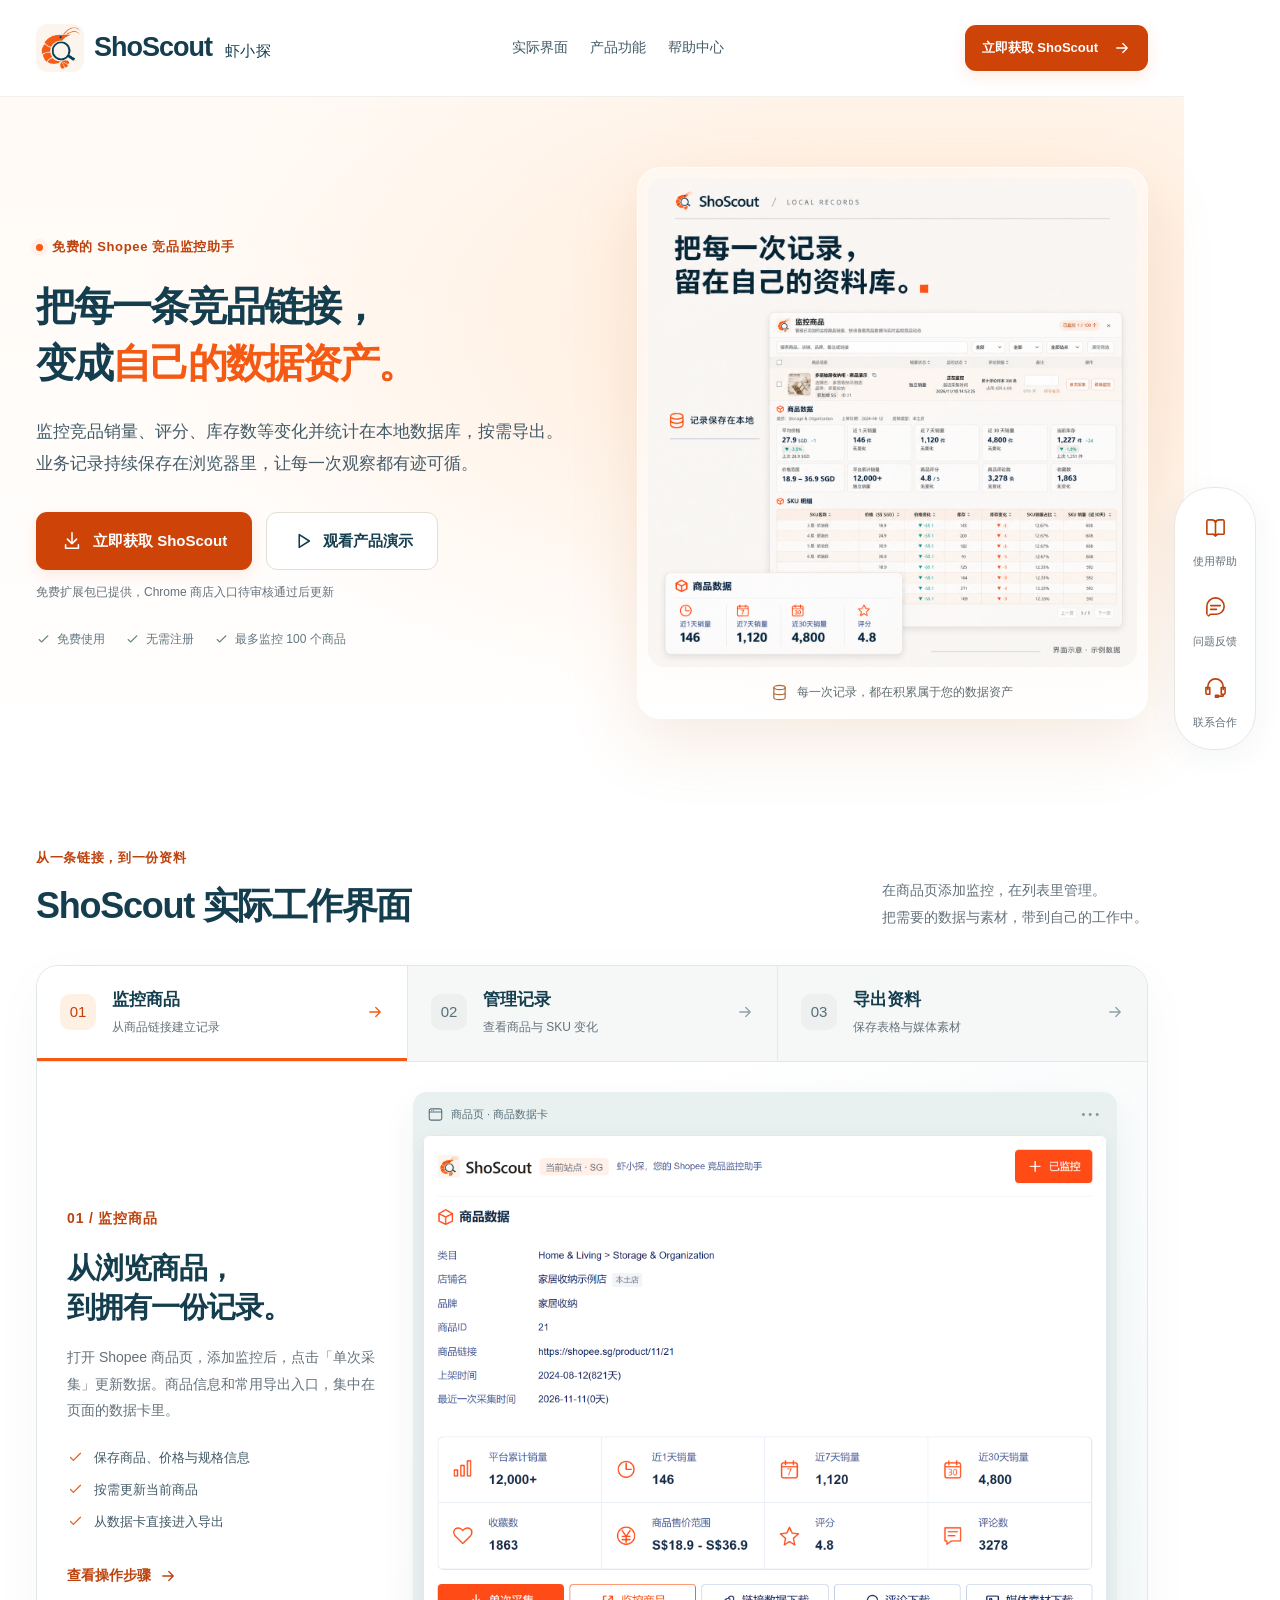
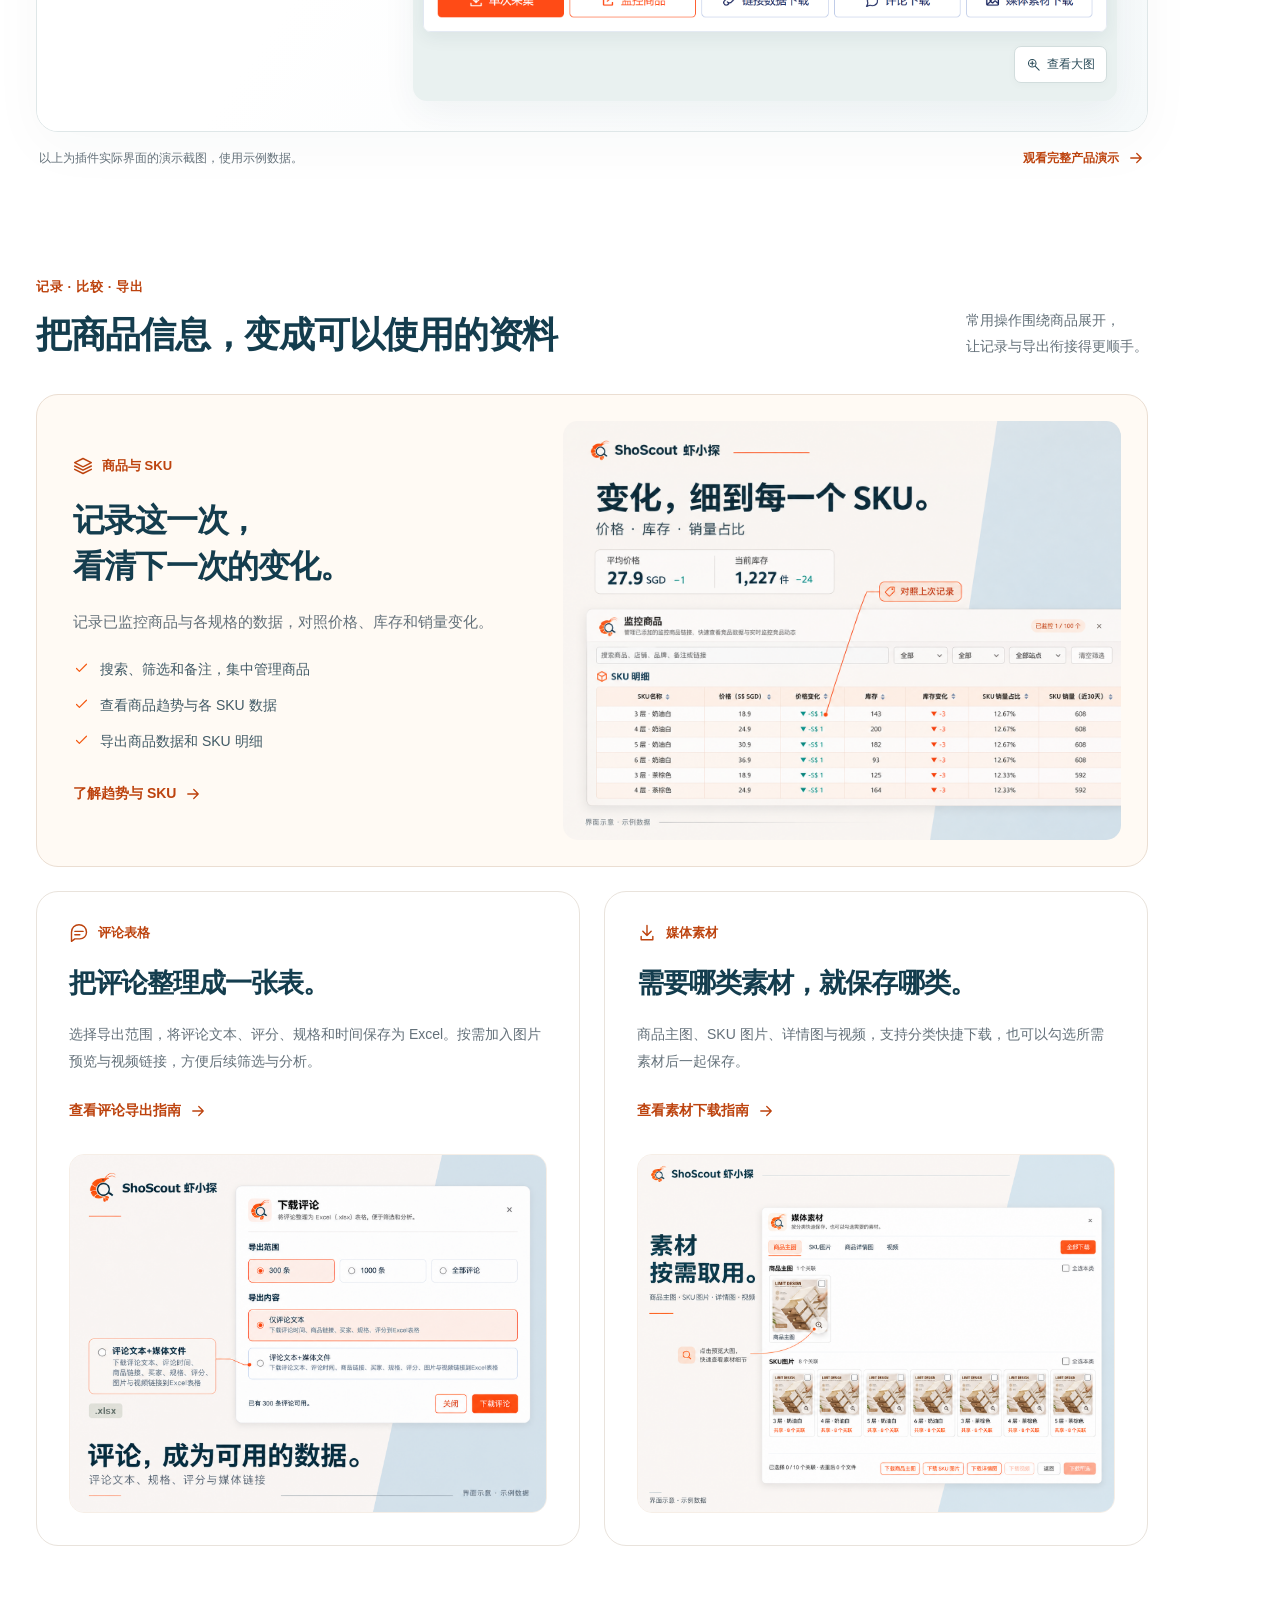
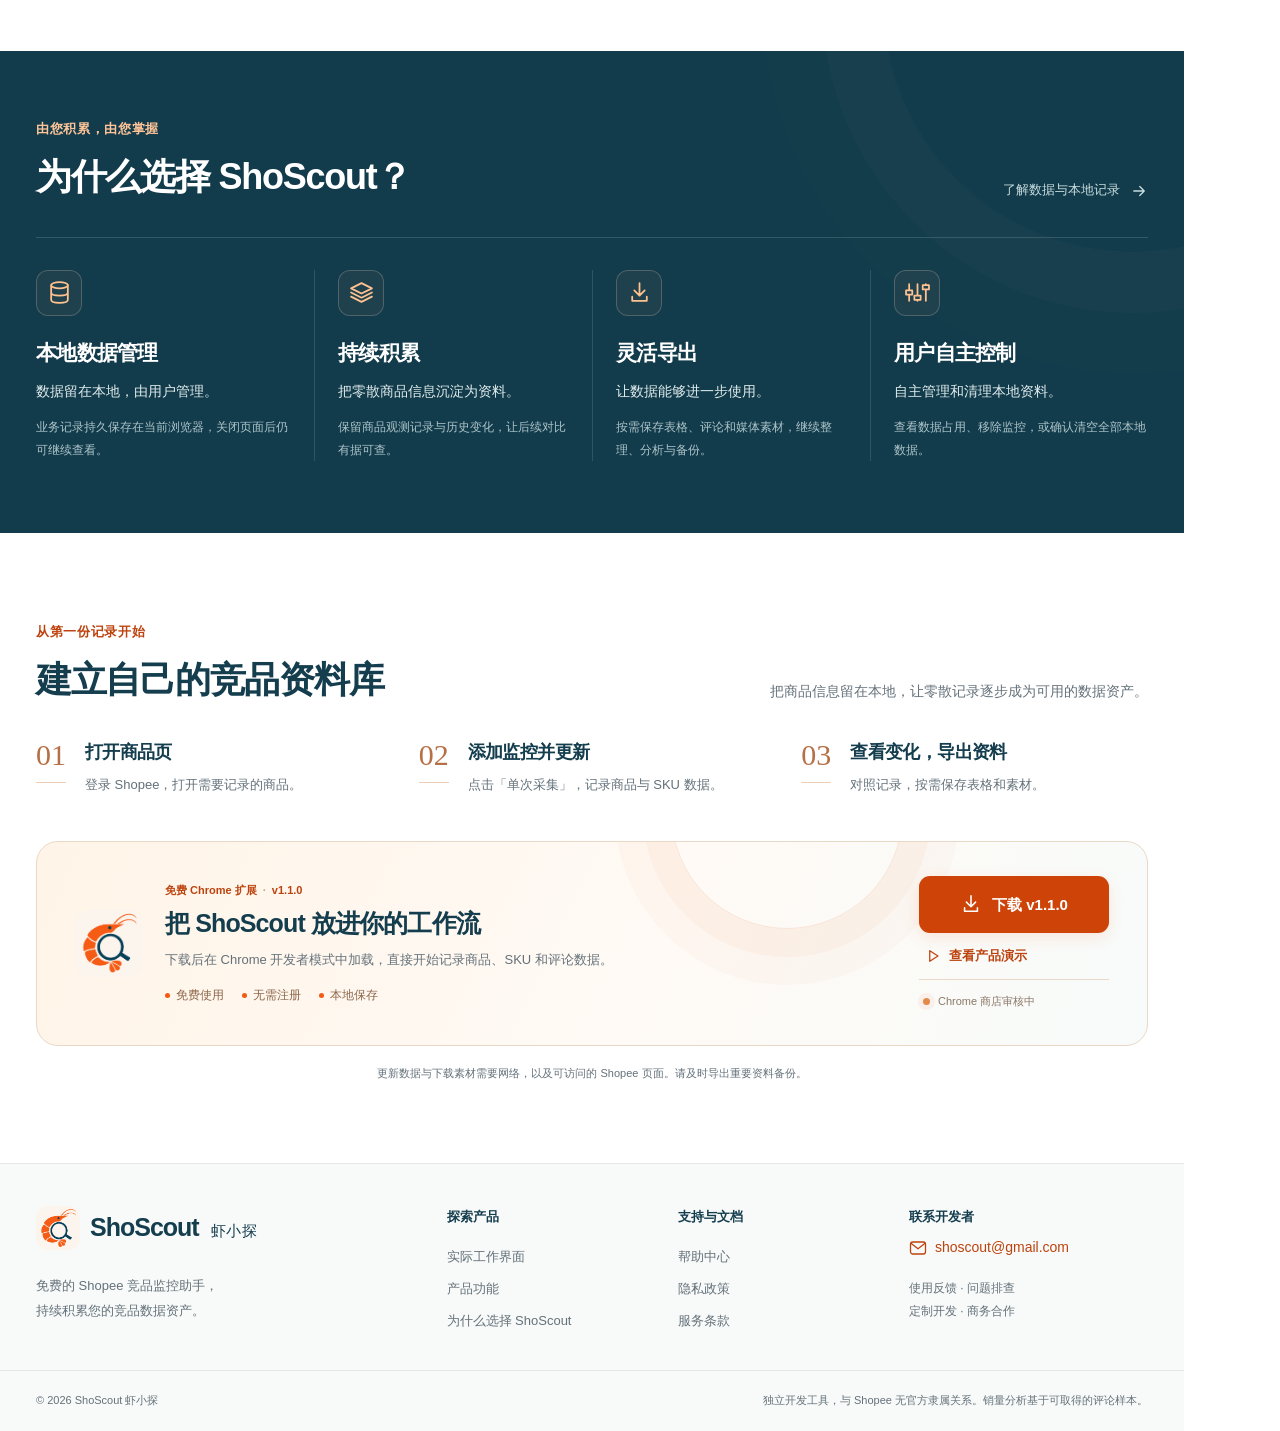
<file: index.html>
<!doctype html>
<html lang="zh-CN">
<head>
  <meta charset="utf-8">
  <meta name="viewport" content="width=device-width,initial-scale=1">
  <meta name="description" content="ShoScout 虾小探，免费的 Shopee 竞品监控助手。在浏览器本地保存商品、SKU、评论与趋势记录，帮助卖家积累竞品数据资产。">
  <meta name="theme-color" content="#fffaf4">
  <title>ShoScout 虾小探 · 免费的 Shopee 竞品监控助手</title>
  <link rel="icon" href="assets/brand-logo.png">
  <link rel="stylesheet" href="assets/site.css?v=7a7295364900">
  <script src="assets/site.js?v=353f4ccca30f" defer></script>
</head>
<body id="top">
<a class="skip-link" href="#main">跳转到正文</a>
<header class="site-header">
  <div class="site-nav container">
    <a class="site-brand" href="index.html" aria-label="ShoScout 虾小探首页"><img src="assets/brand-logo.png" width="48" height="48" alt=""><span>ShoScout <small>虾小探</small></span></a>
    <nav aria-label="主导航"><a href="#showcase">实际界面</a><a href="#features">产品功能</a><a href="help.html">帮助中心</a></nav>
    <a class="button primary nav-action" href="#availability">立即获取 ShoScout <svg class="icon " viewBox="0 0 24 24" fill="none" stroke="currentColor" stroke-width="1.7" stroke-linecap="round" stroke-linejoin="round" aria-hidden="true" focusable="false"><path d="M5 12h14m-6-6 6 6-6 6"/></svg></a>
  </div>
</header>
<main id="main">
  <section class="hero-wrap">
    <div class="hero container">
      <div class="hero-copy">
        <p class="eyebrow"><span class="status-dot"></span> 免费的 Shopee 竞品监控助手</p>
        <h1>把每一条竞品链接，<br>变成<span>自己的数据资产。</span></h1>
        <p class="lead">监控竞品销量、评分、库存数等变化并统计在本地数据库，按需导出。<br class="desktop-only">业务记录持续保存在浏览器里，让每一次观察都有迹可循。</p>
        <div class="actions"><a class="button primary" href="#availability"><svg class="icon " viewBox="0 0 24 24" fill="none" stroke="currentColor" stroke-width="1.7" stroke-linecap="round" stroke-linejoin="round" aria-hidden="true" focusable="false"><path d="M12 3v12m-5-5 5 5 5-5M5 16v4h14v-4"/></svg> 立即获取 ShoScout</a><a class="button secondary" href="help.html"><svg class="icon " viewBox="0 0 24 24" fill="none" stroke="currentColor" stroke-width="1.7" stroke-linecap="round" stroke-linejoin="round" aria-hidden="true" focusable="false"><path d="m9 5 11 7-11 7z"/></svg> 观看产品演示</a></div>
         <p class="release-note">免费扩展包已提供，Chrome 商店入口待审核通过后更新</p>
        <ul class="hero-facts"><li><svg class="icon " viewBox="0 0 24 24" fill="none" stroke="currentColor" stroke-width="1.7" stroke-linecap="round" stroke-linejoin="round" aria-hidden="true" focusable="false"><path d="m5 12 4 4L19 6"/></svg> 免费使用</li><li><svg class="icon " viewBox="0 0 24 24" fill="none" stroke="currentColor" stroke-width="1.7" stroke-linecap="round" stroke-linejoin="round" aria-hidden="true" focusable="false"><path d="m5 12 4 4L19 6"/></svg> 无需注册</li><li><svg class="icon " viewBox="0 0 24 24" fill="none" stroke="currentColor" stroke-width="1.7" stroke-linecap="round" stroke-linejoin="round" aria-hidden="true" focusable="false"><path d="m5 12 4 4L19 6"/></svg> 最多监控 100 个商品</li></ul>
      </div>
      <div class="hero-visual"><img src="assets/concepts/local-records.png?v=ea91dd13b1df" alt="界面示意，监控商品记录与本地数据指标" width="1254" height="1254" fetchpriority="high"><div class="visual-caption"><svg class="icon " viewBox="0 0 24 24" fill="none" stroke="currentColor" stroke-width="1.7" stroke-linecap="round" stroke-linejoin="round" aria-hidden="true" focusable="false"><ellipse cx="12" cy="5" rx="8" ry="3"/><path d="M4 5v14c0 4 16 4 16 0V5M4 12c0 4 16 4 16 0"/></svg> 每一次记录，都在积累属于您的数据资产</div></div>
    </div>
  </section>

  <section class="showcase-section section-space container" id="showcase" aria-labelledby="showcase-title">
    <div class="section-heading"><div><p class="eyebrow">从一条链接，到一份资料</p><h2 id="showcase-title">ShoScout 实际工作界面</h2></div><p>在商品页添加监控，在列表里管理。<br>把需要的数据与素材，带到自己的工作中。</p></div>
    <div class="showcase-shell">
      <div class="workflow-tabs" role="tablist" aria-label="产品使用流程">
        <button type="button" role="tab" id="tab-capture" aria-controls="panel-capture" aria-selected="true" tabindex="0"><span class="tab-step" aria-hidden="true">01</span><span class="tab-copy"><strong>监控商品</strong><small>从商品链接建立记录</small></span><svg class="icon " viewBox="0 0 24 24" fill="none" stroke="currentColor" stroke-width="1.7" stroke-linecap="round" stroke-linejoin="round" aria-hidden="true" focusable="false"><path d="M5 12h14m-6-6 6 6-6 6"/></svg></button>
        <button type="button" role="tab" id="tab-manage" aria-controls="panel-manage" aria-selected="false" tabindex="-1"><span class="tab-step" aria-hidden="true">02</span><span class="tab-copy"><strong>管理记录</strong><small>查看商品与 SKU 变化</small></span><svg class="icon " viewBox="0 0 24 24" fill="none" stroke="currentColor" stroke-width="1.7" stroke-linecap="round" stroke-linejoin="round" aria-hidden="true" focusable="false"><path d="M5 12h14m-6-6 6 6-6 6"/></svg></button>
        <button type="button" role="tab" id="tab-export" aria-controls="panel-export" aria-selected="false" tabindex="-1"><span class="tab-step" aria-hidden="true">03</span><span class="tab-copy"><strong>导出资料</strong><small>保存表格与媒体素材</small></span><svg class="icon " viewBox="0 0 24 24" fill="none" stroke="currentColor" stroke-width="1.7" stroke-linecap="round" stroke-linejoin="round" aria-hidden="true" focusable="false"><path d="M5 12h14m-6-6 6 6-6 6"/></svg></button>
      </div>
      <div class="workflow-panel" id="panel-capture" role="tabpanel" aria-labelledby="tab-capture" tabindex="0">
        <div class="workflow-copy"><span class="step-tag">01 / 监控商品</span><h3>从浏览商品，<br>到拥有一份记录。</h3><p>打开 Shopee 商品页，添加监控后，点击「单次采集」更新数据。商品信息和常用导出入口，集中在页面的数据卡里。</p><ul class="check-list"><li><svg class="icon " viewBox="0 0 24 24" fill="none" stroke="currentColor" stroke-width="1.7" stroke-linecap="round" stroke-linejoin="round" aria-hidden="true" focusable="false"><path d="m5 12 4 4L19 6"/></svg> 保存商品、价格与规格信息</li><li><svg class="icon " viewBox="0 0 24 24" fill="none" stroke="currentColor" stroke-width="1.7" stroke-linecap="round" stroke-linejoin="round" aria-hidden="true" focusable="false"><path d="m5 12 4 4L19 6"/></svg> 按需更新当前商品</li><li><svg class="icon " viewBox="0 0 24 24" fill="none" stroke="currentColor" stroke-width="1.7" stroke-linecap="round" stroke-linejoin="round" aria-hidden="true" focusable="false"><path d="m5 12 4 4L19 6"/></svg> 从数据卡直接进入导出</li></ul><a class="text-link" href="help.html#start">查看操作步骤 <svg class="icon " viewBox="0 0 24 24" fill="none" stroke="currentColor" stroke-width="1.7" stroke-linecap="round" stroke-linejoin="round" aria-hidden="true" focusable="false"><path d="M5 12h14m-6-6 6 6-6 6"/></svg></a></div>
        <div class="screen-stage capture-stage"><div class="screen-toolbar"><svg class="icon " viewBox="0 0 24 24" fill="none" stroke="currentColor" stroke-width="1.7" stroke-linecap="round" stroke-linejoin="round" aria-hidden="true" focusable="false"><rect x="2" y="3" width="20" height="18" rx="3"/><path d="M2 8h20M6 5.5h.01M9 5.5h.01"/></svg> 商品页 · 商品数据卡 <span class="screen-dots" aria-hidden="true">•••</span></div><button class="screenshot-button " type="button" data-enlarge aria-label="放大查看：ShoScout 商品数据卡及单次采集、导出入口"><img src="assets/screens/product-saved-2k.png?v=ee63b531bba0" alt="ShoScout 商品数据卡及单次采集、导出入口" loading="lazy"><span class="enlarge-hint"><svg class="icon " viewBox="0 0 24 24" fill="none" stroke="currentColor" stroke-width="1.7" stroke-linecap="round" stroke-linejoin="round" aria-hidden="true" focusable="false"><circle cx="10" cy="10" r="6"/><path d="m15 15 6 6M7 10h6m-3-3v6"/></svg> 查看大图</span></button></div>
      </div>
      <div class="workflow-panel" id="panel-manage" role="tabpanel" aria-labelledby="tab-manage" tabindex="0" hidden>
        <div class="workflow-copy"><span class="step-tag">02 / 管理记录</span><h3>把关注的商品，<br>整理在一起。</h3><p>搜索商品、筛选站点、添加备注。展开一条记录，查看商品数据与各 SKU 明细。</p><ul class="check-list"><li><svg class="icon " viewBox="0 0 24 24" fill="none" stroke="currentColor" stroke-width="1.7" stroke-linecap="round" stroke-linejoin="round" aria-hidden="true" focusable="false"><path d="m5 12 4 4L19 6"/></svg> 集中查看已监控商品</li><li><svg class="icon " viewBox="0 0 24 24" fill="none" stroke="currentColor" stroke-width="1.7" stroke-linecap="round" stroke-linejoin="round" aria-hidden="true" focusable="false"><path d="m5 12 4 4L19 6"/></svg> 对照价格、库存与销量分析</li><li><svg class="icon " viewBox="0 0 24 24" fill="none" stroke="currentColor" stroke-width="1.7" stroke-linecap="round" stroke-linejoin="round" aria-hidden="true" focusable="false"><path d="m5 12 4 4L19 6"/></svg> 保留每次更新形成的历史记录</li></ul><a class="text-link" href="help.html#monitor">了解数据管理 <svg class="icon " viewBox="0 0 24 24" fill="none" stroke="currentColor" stroke-width="1.7" stroke-linecap="round" stroke-linejoin="round" aria-hidden="true" focusable="false"><path d="M5 12h14m-6-6 6 6-6 6"/></svg></a></div>
        <div class="screen-stage monitor-stage"><div class="screen-toolbar"><svg class="icon " viewBox="0 0 24 24" fill="none" stroke="currentColor" stroke-width="1.7" stroke-linecap="round" stroke-linejoin="round" aria-hidden="true" focusable="false"><rect x="2" y="3" width="20" height="18" rx="3"/><path d="M2 8h20M6 5.5h.01M9 5.5h.01"/></svg> 监控商品 · 展开记录 <span class="screen-dots" aria-hidden="true">•••</span></div><button class="screenshot-button " type="button" data-enlarge aria-label="放大查看：ShoScout 监控商品列表及展开的 SKU 明细"><img src="assets/screens/monitor-2k.png?v=633723eebc55" alt="ShoScout 监控商品列表及展开的 SKU 明细" loading="lazy"><span class="enlarge-hint"><svg class="icon " viewBox="0 0 24 24" fill="none" stroke="currentColor" stroke-width="1.7" stroke-linecap="round" stroke-linejoin="round" aria-hidden="true" focusable="false"><circle cx="10" cy="10" r="6"/><path d="m15 15 6 6M7 10h6m-3-3v6"/></svg> 查看大图</span></button></div>
      </div>
      <div class="workflow-panel" id="panel-export" role="tabpanel" aria-labelledby="tab-export" tabindex="0" hidden>
        <div class="workflow-copy"><span class="step-tag">03 / 导出资料</span><h3>需要什么，<br>就保存什么。</h3><p>下载商品与 SKU 表格，选择评论范围和内容，或按分类保存图片与视频。</p><ul class="check-list"><li><svg class="icon " viewBox="0 0 24 24" fill="none" stroke="currentColor" stroke-width="1.7" stroke-linecap="round" stroke-linejoin="round" aria-hidden="true" focusable="false"><path d="m5 12 4 4L19 6"/></svg> 商品与评论导出为 Excel</li><li><svg class="icon " viewBox="0 0 24 24" fill="none" stroke="currentColor" stroke-width="1.7" stroke-linecap="round" stroke-linejoin="round" aria-hidden="true" focusable="false"><path d="m5 12 4 4L19 6"/></svg> 评论可包含图片、视频链接</li><li><svg class="icon " viewBox="0 0 24 24" fill="none" stroke="currentColor" stroke-width="1.7" stroke-linecap="round" stroke-linejoin="round" aria-hidden="true" focusable="false"><path d="m5 12 4 4L19 6"/></svg> 媒体支持分类与勾选下载</li></ul><a class="text-link" href="help.html#download">查看导出指南 <svg class="icon " viewBox="0 0 24 24" fill="none" stroke="currentColor" stroke-width="1.7" stroke-linecap="round" stroke-linejoin="round" aria-hidden="true" focusable="false"><path d="M5 12h14m-6-6 6 6-6 6"/></svg></a></div>
        <div class="screen-stage export-stage"><div class="screen-toolbar"><svg class="icon " viewBox="0 0 24 24" fill="none" stroke="currentColor" stroke-width="1.7" stroke-linecap="round" stroke-linejoin="round" aria-hidden="true" focusable="false"><rect x="2" y="3" width="20" height="18" rx="3"/><path d="M2 8h20M6 5.5h.01M9 5.5h.01"/></svg> 评论与媒体 · 按需下载 <span class="screen-dots" aria-hidden="true">•••</span></div><div class="export-screens"><button class="screenshot-button " type="button" data-enlarge aria-label="放大查看：ShoScout 评论下载范围与内容选择"><img src="assets/screens/review-download-2k.png?v=1d49acba3747" alt="ShoScout 评论下载范围与内容选择" loading="lazy"><span class="enlarge-hint"><svg class="icon " viewBox="0 0 24 24" fill="none" stroke="currentColor" stroke-width="1.7" stroke-linecap="round" stroke-linejoin="round" aria-hidden="true" focusable="false"><circle cx="10" cy="10" r="6"/><path d="m15 15 6 6M7 10h6m-3-3v6"/></svg> 查看大图</span></button><button class="screenshot-button " type="button" data-enlarge aria-label="放大查看：ShoScout 媒体分类与快捷下载"><img src="assets/screens/media-download-2k.png?v=59a22b286625" alt="ShoScout 媒体分类与快捷下载" loading="lazy"><span class="enlarge-hint"><svg class="icon " viewBox="0 0 24 24" fill="none" stroke="currentColor" stroke-width="1.7" stroke-linecap="round" stroke-linejoin="round" aria-hidden="true" focusable="false"><circle cx="10" cy="10" r="6"/><path d="m15 15 6 6M7 10h6m-3-3v6"/></svg> 查看大图</span></button></div></div>
      </div>
    </div>
    <div class="showcase-caption"><p>以上为插件实际界面的演示截图，使用示例数据。</p><a class="text-link" href="help.html">观看完整产品演示 <svg class="icon " viewBox="0 0 24 24" fill="none" stroke="currentColor" stroke-width="1.7" stroke-linecap="round" stroke-linejoin="round" aria-hidden="true" focusable="false"><path d="M5 12h14m-6-6 6 6-6 6"/></svg></a></div>
  </section>

  <section class="features container section-space" id="features">
    <div class="section-heading"><div><p class="eyebrow">记录 · 比较 · 导出</p><h2>把商品信息，变成可以使用的资料</h2></div><p>常用操作围绕商品展开，<br>让记录与导出衔接得更顺手。</p></div>
    <article class="feature-wide">
      <div class="feature-copy"><span class="feature-label"><svg class="icon " viewBox="0 0 24 24" fill="none" stroke="currentColor" stroke-width="1.7" stroke-linecap="round" stroke-linejoin="round" aria-hidden="true" focusable="false"><path d="m12 3 10 5-10 5L2 8Zm-10 9 10 5 10-5M2 16l10 5 10-5"/></svg> 商品与 SKU</span><h3>记录这一次，<br>看清下一次的变化。</h3><p>记录已监控商品与各规格的数据，对照价格、库存和销量变化。</p><ul class="check-list"><li><svg class="icon " viewBox="0 0 24 24" fill="none" stroke="currentColor" stroke-width="1.7" stroke-linecap="round" stroke-linejoin="round" aria-hidden="true" focusable="false"><path d="m5 12 4 4L19 6"/></svg> 搜索、筛选和备注，集中管理商品</li><li><svg class="icon " viewBox="0 0 24 24" fill="none" stroke="currentColor" stroke-width="1.7" stroke-linecap="round" stroke-linejoin="round" aria-hidden="true" focusable="false"><path d="m5 12 4 4L19 6"/></svg> 查看商品趋势与各 SKU 数据</li><li><svg class="icon " viewBox="0 0 24 24" fill="none" stroke="currentColor" stroke-width="1.7" stroke-linecap="round" stroke-linejoin="round" aria-hidden="true" focusable="false"><path d="m5 12 4 4L19 6"/></svg> 导出商品数据和 SKU 明细</li></ul><a class="text-link" href="help.html#trends">了解趋势与 SKU <svg class="icon " viewBox="0 0 24 24" fill="none" stroke="currentColor" stroke-width="1.7" stroke-linecap="round" stroke-linejoin="round" aria-hidden="true" focusable="false"><path d="M5 12h14m-6-6 6 6-6 6"/></svg></a></div>
      <div class="feature-image"><img src="assets/concepts/product-history.png?v=2d946d05b8c3" alt="界面示意，对照 SKU 价格、库存和销量占比" width="1448" height="1086" loading="lazy"></div>
    </article>
    <div class="feature-pair">
      <article class="feature-card"><div class="feature-copy"><span class="feature-label"><svg class="icon " viewBox="0 0 24 24" fill="none" stroke="currentColor" stroke-width="1.7" stroke-linecap="round" stroke-linejoin="round" aria-hidden="true" focusable="false"><path d="M21 11a8 8 0 0 1-8 8H7l-4 3V11a9 9 0 0 1 18 0Z"/><path d="M7 10h10M7 14h6"/></svg> 评论表格</span><h3>把评论整理成一张表。</h3><p>选择导出范围，将评论文本、评分、规格和时间保存为 Excel。按需加入图片预览与视频链接，方便后续筛选与分析。</p><a class="text-link" href="help.html#download">查看评论导出指南 <svg class="icon " viewBox="0 0 24 24" fill="none" stroke="currentColor" stroke-width="1.7" stroke-linecap="round" stroke-linejoin="round" aria-hidden="true" focusable="false"><path d="M5 12h14m-6-6 6 6-6 6"/></svg></a></div><div class="feature-image"><img src="assets/concepts/review-export.png?v=ba1a6b4b99fd" alt="界面示意，选择评论与媒体链接并导出 Excel" width="1448" height="1086" loading="lazy"></div></article>
      <article class="feature-card"><div class="feature-copy"><span class="feature-label"><svg class="icon " viewBox="0 0 24 24" fill="none" stroke="currentColor" stroke-width="1.7" stroke-linecap="round" stroke-linejoin="round" aria-hidden="true" focusable="false"><path d="M12 3v12m-5-5 5 5 5-5M5 16v4h14v-4"/></svg> 媒体素材</span><h3>需要哪类素材，就保存哪类。</h3><p>商品主图、SKU 图片、详情图与视频，支持分类快捷下载，也可以勾选所需素材后一起保存。</p><a class="text-link" href="help.html#download">查看素材下载指南 <svg class="icon " viewBox="0 0 24 24" fill="none" stroke="currentColor" stroke-width="1.7" stroke-linecap="round" stroke-linejoin="round" aria-hidden="true" focusable="false"><path d="M5 12h14m-6-6 6 6-6 6"/></svg></a></div><div class="feature-image"><img src="assets/concepts/media-download.png?v=75914758b214" alt="界面示意，按分类选择和下载商品媒体素材" width="1448" height="1086" loading="lazy"></div></article>
    </div>
  </section>

  <section class="why-section" id="why" aria-labelledby="why-title">
    <div class="container">
      <div class="section-heading"><div><p class="eyebrow">由您积累，由您掌握</p><h2 id="why-title">为什么选择 ShoScout？</h2></div><a class="light-link" href="help.html#data">了解数据与本地记录 <svg class="icon " viewBox="0 0 24 24" fill="none" stroke="currentColor" stroke-width="1.7" stroke-linecap="round" stroke-linejoin="round" aria-hidden="true" focusable="false"><path d="M5 12h14m-6-6 6 6-6 6"/></svg></a></div>
      <div class="why-grid">
        <article><span class="why-icon"><svg class="icon " viewBox="0 0 24 24" fill="none" stroke="currentColor" stroke-width="1.7" stroke-linecap="round" stroke-linejoin="round" aria-hidden="true" focusable="false"><ellipse cx="12" cy="5" rx="8" ry="3"/><path d="M4 5v14c0 4 16 4 16 0V5M4 12c0 4 16 4 16 0"/></svg></span><h3>本地数据管理</h3><p>数据留在本地，由用户管理。</p><span>业务记录持久保存在当前浏览器，关闭页面后仍可继续查看。</span></article>
        <article><span class="why-icon"><svg class="icon " viewBox="0 0 24 24" fill="none" stroke="currentColor" stroke-width="1.7" stroke-linecap="round" stroke-linejoin="round" aria-hidden="true" focusable="false"><path d="m12 3 10 5-10 5L2 8Zm-10 9 10 5 10-5M2 16l10 5 10-5"/></svg></span><h3>持续积累</h3><p>把零散商品信息沉淀为资料。</p><span>保留商品观测记录与历史变化，让后续对比有据可查。</span></article>
        <article><span class="why-icon"><svg class="icon " viewBox="0 0 24 24" fill="none" stroke="currentColor" stroke-width="1.7" stroke-linecap="round" stroke-linejoin="round" aria-hidden="true" focusable="false"><path d="M12 3v12m-5-5 5 5 5-5M5 16v4h14v-4"/></svg></span><h3>灵活导出</h3><p>让数据能够进一步使用。</p><span>按需保存表格、评论和媒体素材，继续整理、分析与备份。</span></article>
        <article><span class="why-icon"><svg class="icon " viewBox="0 0 24 24" fill="none" stroke="currentColor" stroke-width="1.7" stroke-linecap="round" stroke-linejoin="round" aria-hidden="true" focusable="false"><path d="M4 4v6m0 4v6M12 4v11m0 4v1M20 4v1m0 4v11M1 10h6v4H1Zm8 5h6v4H9Zm8-10h6v4h-6Z"/></svg></span><h3>用户自主控制</h3><p>自主管理和清理本地资料。</p><span>查看数据占用、移除监控，或确认清空全部本地数据。</span></article>
      </div>
    </div>
  </section>

  <section class="start-section container section-space" id="start">
    <div class="section-heading"><div><p class="eyebrow">从第一份记录开始</p><h2>建立自己的竞品资料库</h2></div><p>把商品信息留在本地，让零散记录逐步成为可用的数据资产。</p></div>
    <ol class="steps"><li><span>01</span><div><h3>打开商品页</h3><p>登录 Shopee，打开需要记录的商品。</p></div></li><li><span>02</span><div><h3>添加监控并更新</h3><p>点击「单次采集」，记录商品与 SKU 数据。</p></div></li><li><span>03</span><div><h3>查看变化，导出资料</h3><p>对照记录，按需保存表格和素材。</p></div></li></ol>
    <div class="get-banner" id="availability">
       <div class="get-brand"><img src="assets/brand-logo.png" width="68" height="68" alt=""><div><span class="availability-tag">免费 Chrome 扩展 <i>·</i> v1.1.0</span><h3>把 ShoScout 放进你的工作流</h3><p>下载后在 Chrome 开发者模式中加载，直接开始记录商品、SKU 和评论数据。</p><div class="get-facts"><span>免费使用</span><span>无需注册</span><span>本地保存</span></div></div></div>
       <div class="get-actions"><a class="button primary" href="assets/downloads/ShoScout-1.1.0-store.zip" download><svg class="icon " viewBox="0 0 24 24" fill="none" stroke="currentColor" stroke-width="1.7" stroke-linecap="round" stroke-linejoin="round" aria-hidden="true" focusable="false"><path d="M12 3v12m-5-5 5 5 5-5M5 16v4h14v-4"/></svg> 下载 v1.1.0</a><a class="text-link" href="help.html"><svg class="icon " viewBox="0 0 24 24" fill="none" stroke="currentColor" stroke-width="1.7" stroke-linecap="round" stroke-linejoin="round" aria-hidden="true" focusable="false"><path d="m9 5 11 7-11 7z"/></svg> 查看产品演示</a><span class="release-status"><span class="status-dot"></span> Chrome 商店审核中</span></div>
    </div>
    <p class="connection-note">更新数据与下载素材需要网络，以及可访问的 Shopee 页面。请及时导出重要资料备份。</p>
  </section>
</main>
<footer class="site-footer">
  <div class="container footer-top">
    <div class="footer-brand"><a class="site-brand" href="index.html"><img src="assets/brand-logo.png" width="44" height="44" alt=""><span>ShoScout <small>虾小探</small></span></a><p>免费的 Shopee 竞品监控助手，<br>持续积累您的竞品数据资产。</p></div>
    <nav aria-label="产品导航"><strong>探索产品</strong><a href="#showcase">实际工作界面</a><a href="#features">产品功能</a><a href="#why">为什么选择 ShoScout</a></nav>
    <nav aria-label="帮助与政策"><strong>支持与文档</strong><a href="help.html">帮助中心</a><a href="privacy.html">隐私政策</a><a href="terms.html">服务条款</a></nav>
    <div class="footer-contact" id="contact"><strong>联系开发者</strong><a href="mailto:shoscout@gmail.com"><svg class="icon " viewBox="0 0 24 24" fill="none" stroke="currentColor" stroke-width="1.7" stroke-linecap="round" stroke-linejoin="round" aria-hidden="true" focusable="false"><rect x="2" y="4" width="20" height="16" rx="3"/><path d="m3 6 9 7 9-7"/></svg> shoscout@gmail.com</a><p>使用反馈 · 问题排查<br>定制开发 · 商务合作</p></div>
  </div>
  <div class="container footer-bottom"><p>© 2026 ShoScout 虾小探</p><p>独立开发工具，与 Shopee 无官方隶属关系。销量分析基于可取得的评论样本。</p></div>
</footer>

<aside class="contact-dock" aria-label="快捷帮助与联系">
 <nav class="quick-tools" aria-label="帮助与联系入口">
  <a class="quick-item" href="help.html" title="使用帮助"><svg class="icon " viewBox="0 0 24 24" fill="none" stroke="currentColor" stroke-width="1.7" stroke-linecap="round" stroke-linejoin="round" aria-hidden="true" focusable="false"><path d="M12 5v15M3 4h5a4 4 0 0 1 4 3 4 4 0 0 1 4-3h5v15h-5a4 4 0 0 0-4 2 4 4 0 0 0-4-2H3z"/></svg><span>使用帮助</span></a>
  <button class="quick-item" type="button" data-support="feedback" aria-expanded="false" aria-controls="feedback-panel"><svg class="icon " viewBox="0 0 24 24" fill="none" stroke="currentColor" stroke-width="1.7" stroke-linecap="round" stroke-linejoin="round" aria-hidden="true" focusable="false"><path d="M21 11a8 8 0 0 1-8 8H7l-4 3V11a9 9 0 0 1 18 0Z"/><path d="M7 10h10M7 14h6"/></svg><span>问题反馈</span></button>
  <button class="quick-item" type="button" data-support="contact" aria-expanded="false" aria-controls="cooperation-panel"><svg class="icon " viewBox="0 0 24 24" fill="none" stroke="currentColor" stroke-width="1.7" stroke-linecap="round" stroke-linejoin="round" aria-hidden="true" focusable="false"><path d="M4 13V10a8 8 0 0 1 16 0v3M4 11H2v7h4v-7Zm16 0h2v7h-4v-7ZM20 18v2h-6"/><path d="M12 19h3v2h-3z"/></svg><span>联系合作</span></button>
 </nav>
  <a class="quick-top" aria-label="返回顶部" title="返回顶部" hidden href="#top"><svg class="icon " viewBox="0 0 24 24" fill="none" stroke="currentColor" stroke-width="1.7" stroke-linecap="round" stroke-linejoin="round" aria-hidden="true" focusable="false"><path d="M12 20V4m-6 6 6-6 6 6"/></svg></a>
</aside>
<section class="support-panel feedback-panel" id="feedback-panel" aria-labelledby="feedback-title" hidden>
  <header class="support-header">
    <h2 id="feedback-title" tabindex="-1" data-panel-focus>问题反馈</h2>
    <button type="button" class="icon-button support-close" data-close-support aria-label="关闭问题反馈"><svg class="icon" viewBox="0 0 24 24" fill="none" stroke="currentColor" stroke-width="1.7" stroke-linecap="round" stroke-linejoin="round" aria-hidden="true" focusable="false"><path d="m6 6 12 12M6 18 18 6"/></svg></button>
  </header>
  <div class="support-body">
    <a class="feedback-email" href="mailto:shoscout@gmail.com?subject=ShoScout%20使用反馈"><span><small>发送邮件</small><strong>shoscout@gmail.com</strong></span><svg class="icon" viewBox="0 0 24 24" fill="none" stroke="currentColor" stroke-width="1.7" stroke-linecap="round" stroke-linejoin="round" aria-hidden="true" focusable="false"><path d="M5 12h14m-6-6 6 6-6 6"/></svg></a>
    <p>遇到问题或有使用建议，欢迎联系开发者。</p>
    <p class="support-note">附上商品链接、操作步骤和截图，方便定位问题。</p>
  </div>
</section>
<section class="support-panel cooperation-panel" id="cooperation-panel" aria-labelledby="cooperation-title" hidden>
  <header class="support-header">
    <h2 id="cooperation-title" tabindex="-1" data-panel-focus>商务合作&amp;问题咨询</h2>
    <button type="button" class="icon-button support-close" data-close-support aria-label="关闭联系合作"><svg class="icon" viewBox="0 0 24 24" fill="none" stroke="currentColor" stroke-width="1.7" stroke-linecap="round" stroke-linejoin="round" aria-hidden="true" focusable="false"><path d="m6 6 12 12M6 18 18 6"/></svg></button>
  </header>
  <div class="support-body">
    <figure class="cooperation-qr"><img src="assets/wechat-qr.png?v=4a38bab5df4a" width="487" height="487" alt="ShoScout 开发者企业微信二维码"><figcaption>使用企业微信扫码，交流您的需求</figcaption></figure>
    <p class="cooperation-topics">定制开发 <span aria-hidden="true">·</span> 商务合作</p>
  </div>
</section>
<dialog class="image-dialog" aria-label="查看产品界面大图">
  <div class="dialog-toolbar"><span id="image-caption"></span><button type="button" class="icon-button" data-close-image aria-label="关闭大图"><svg class="icon " viewBox="0 0 24 24" fill="none" stroke="currentColor" stroke-width="1.7" stroke-linecap="round" stroke-linejoin="round" aria-hidden="true" focusable="false"><path d="m6 6 12 12M6 18 18 6"/></svg></button></div>
  <img alt="">
</dialog>
</body>
</html>
</file>
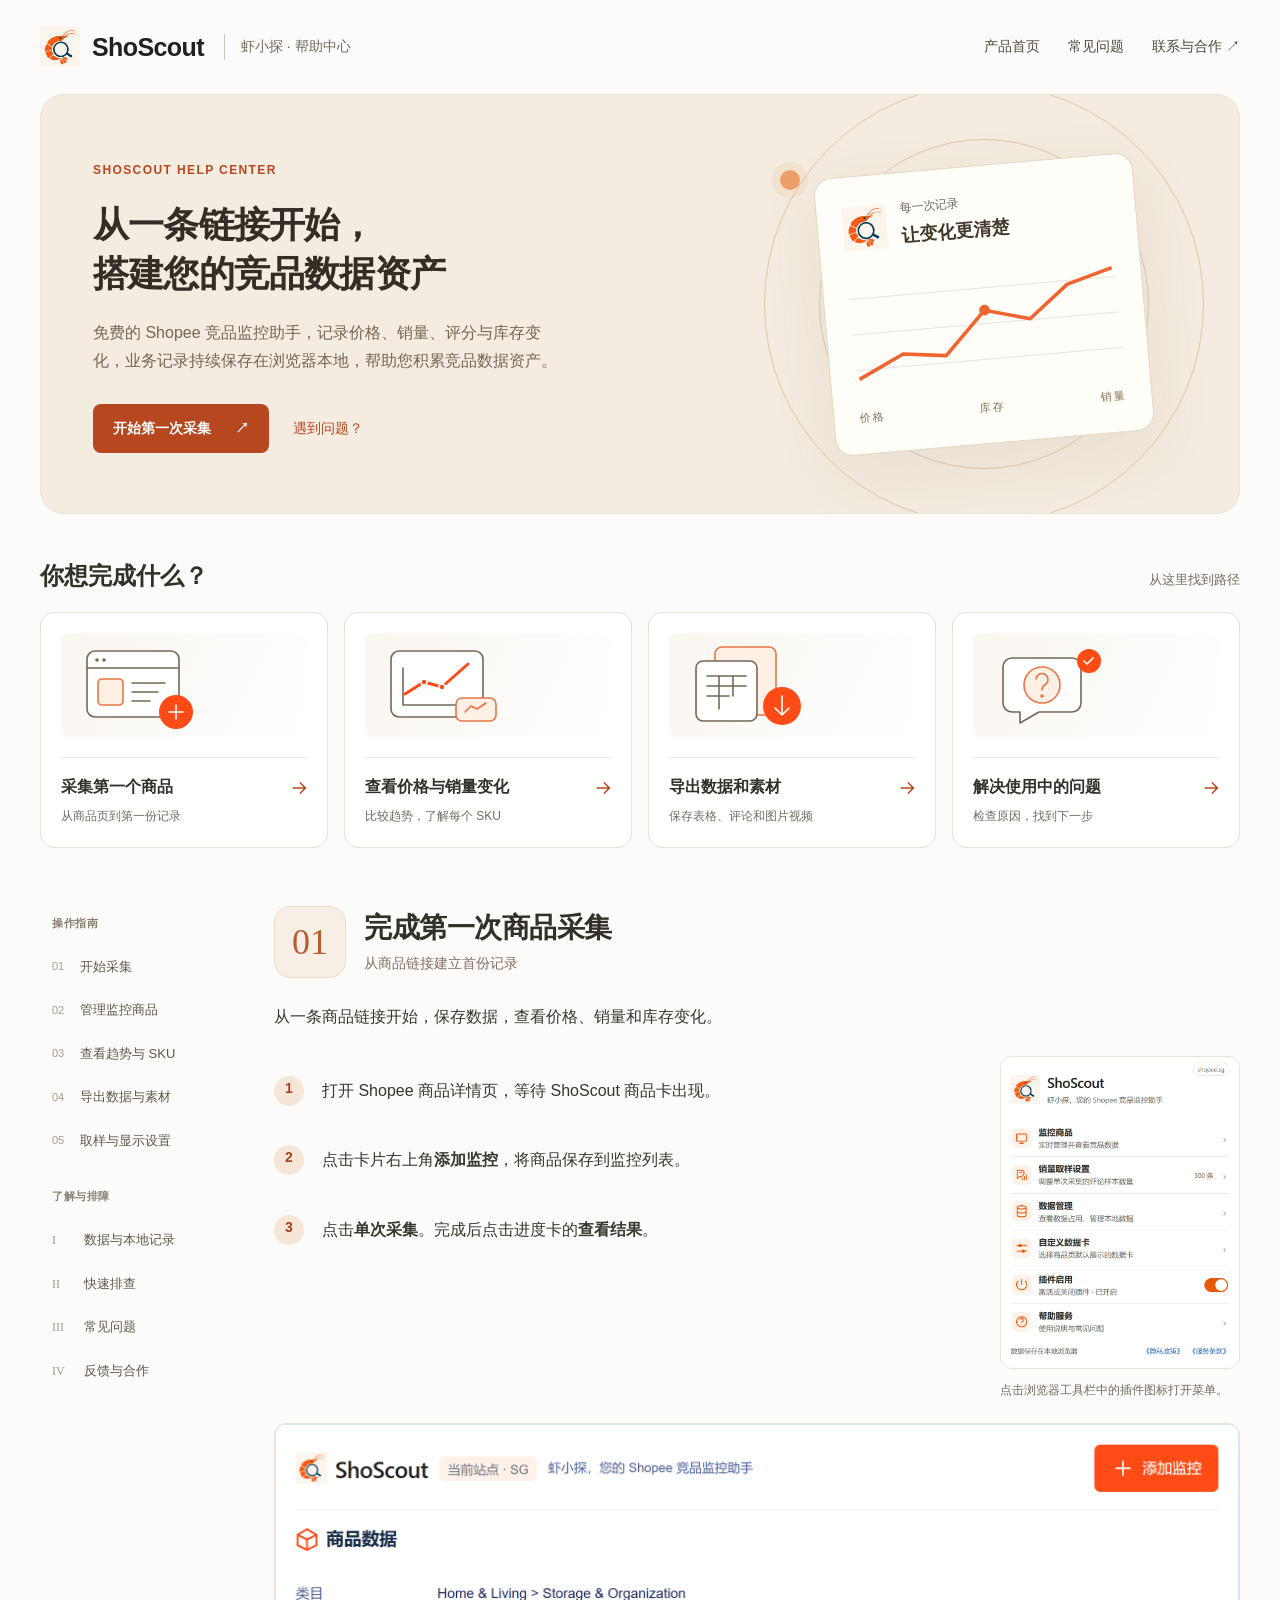
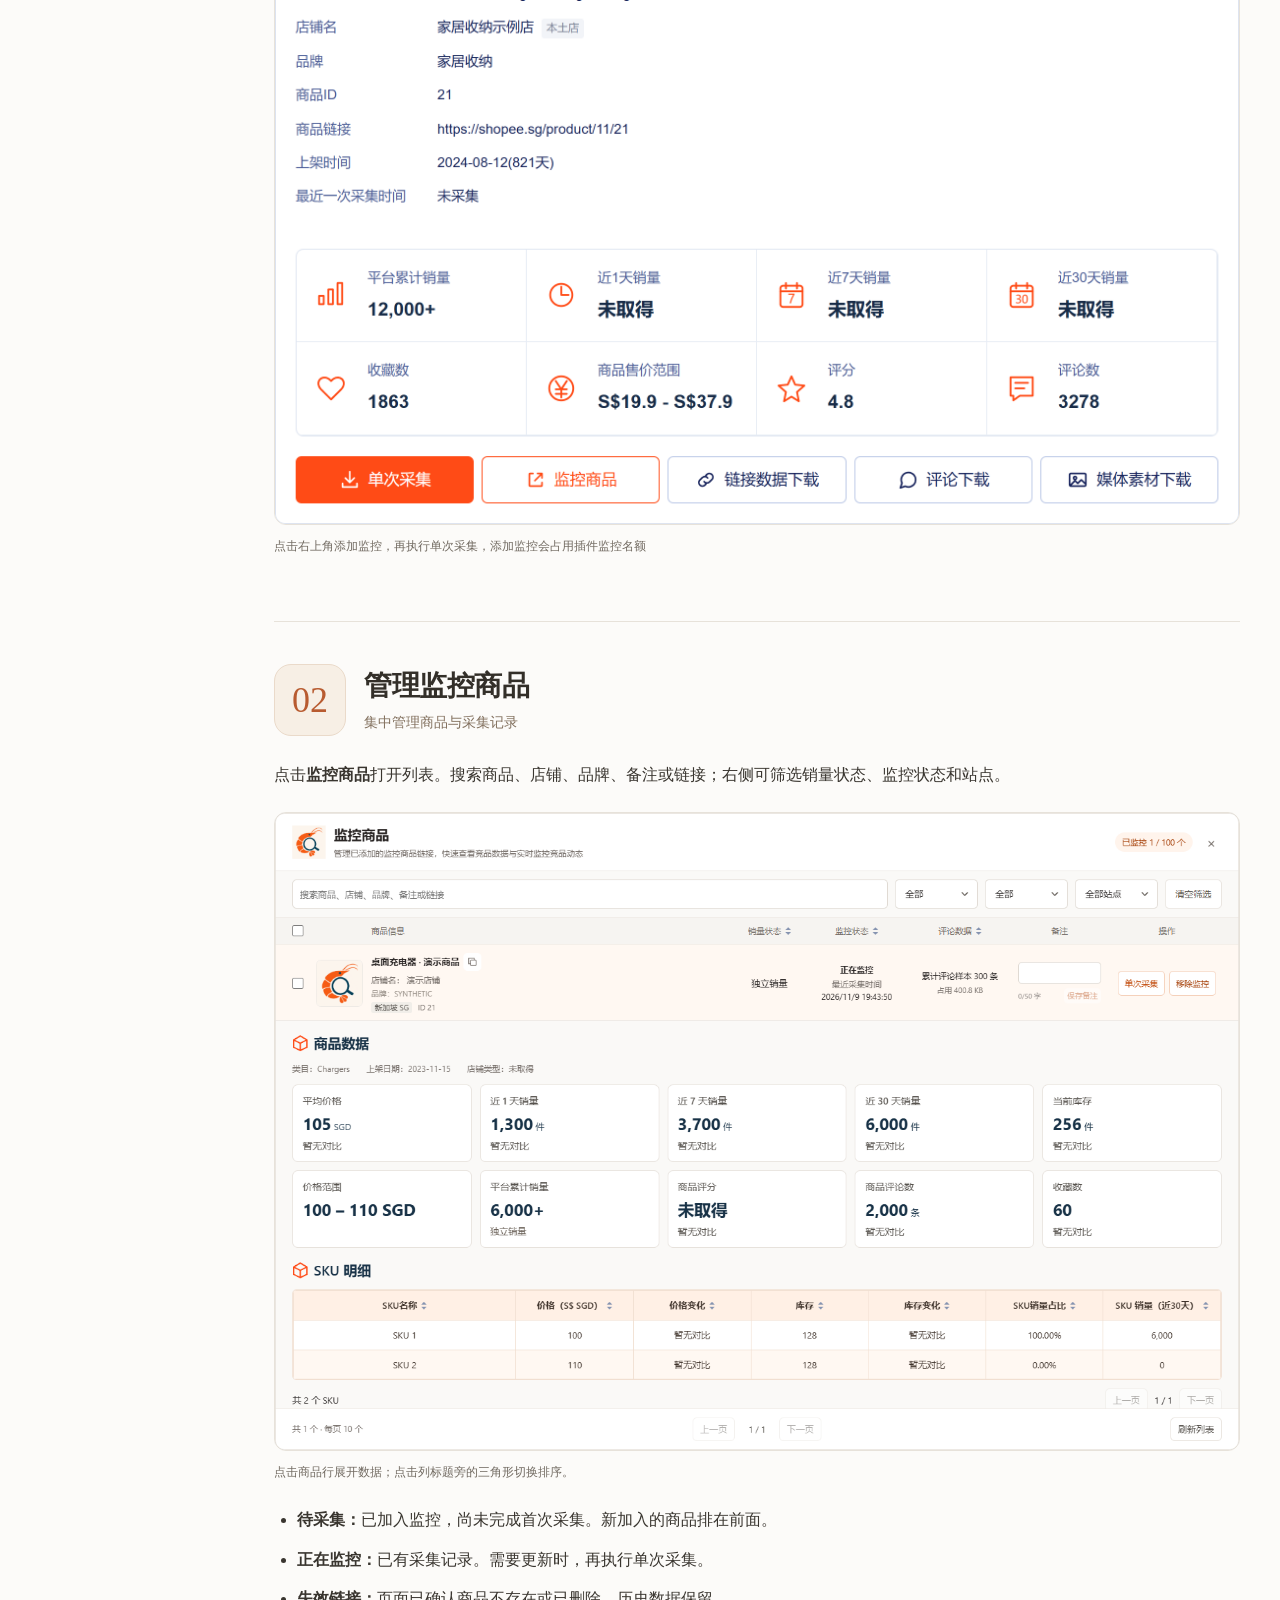
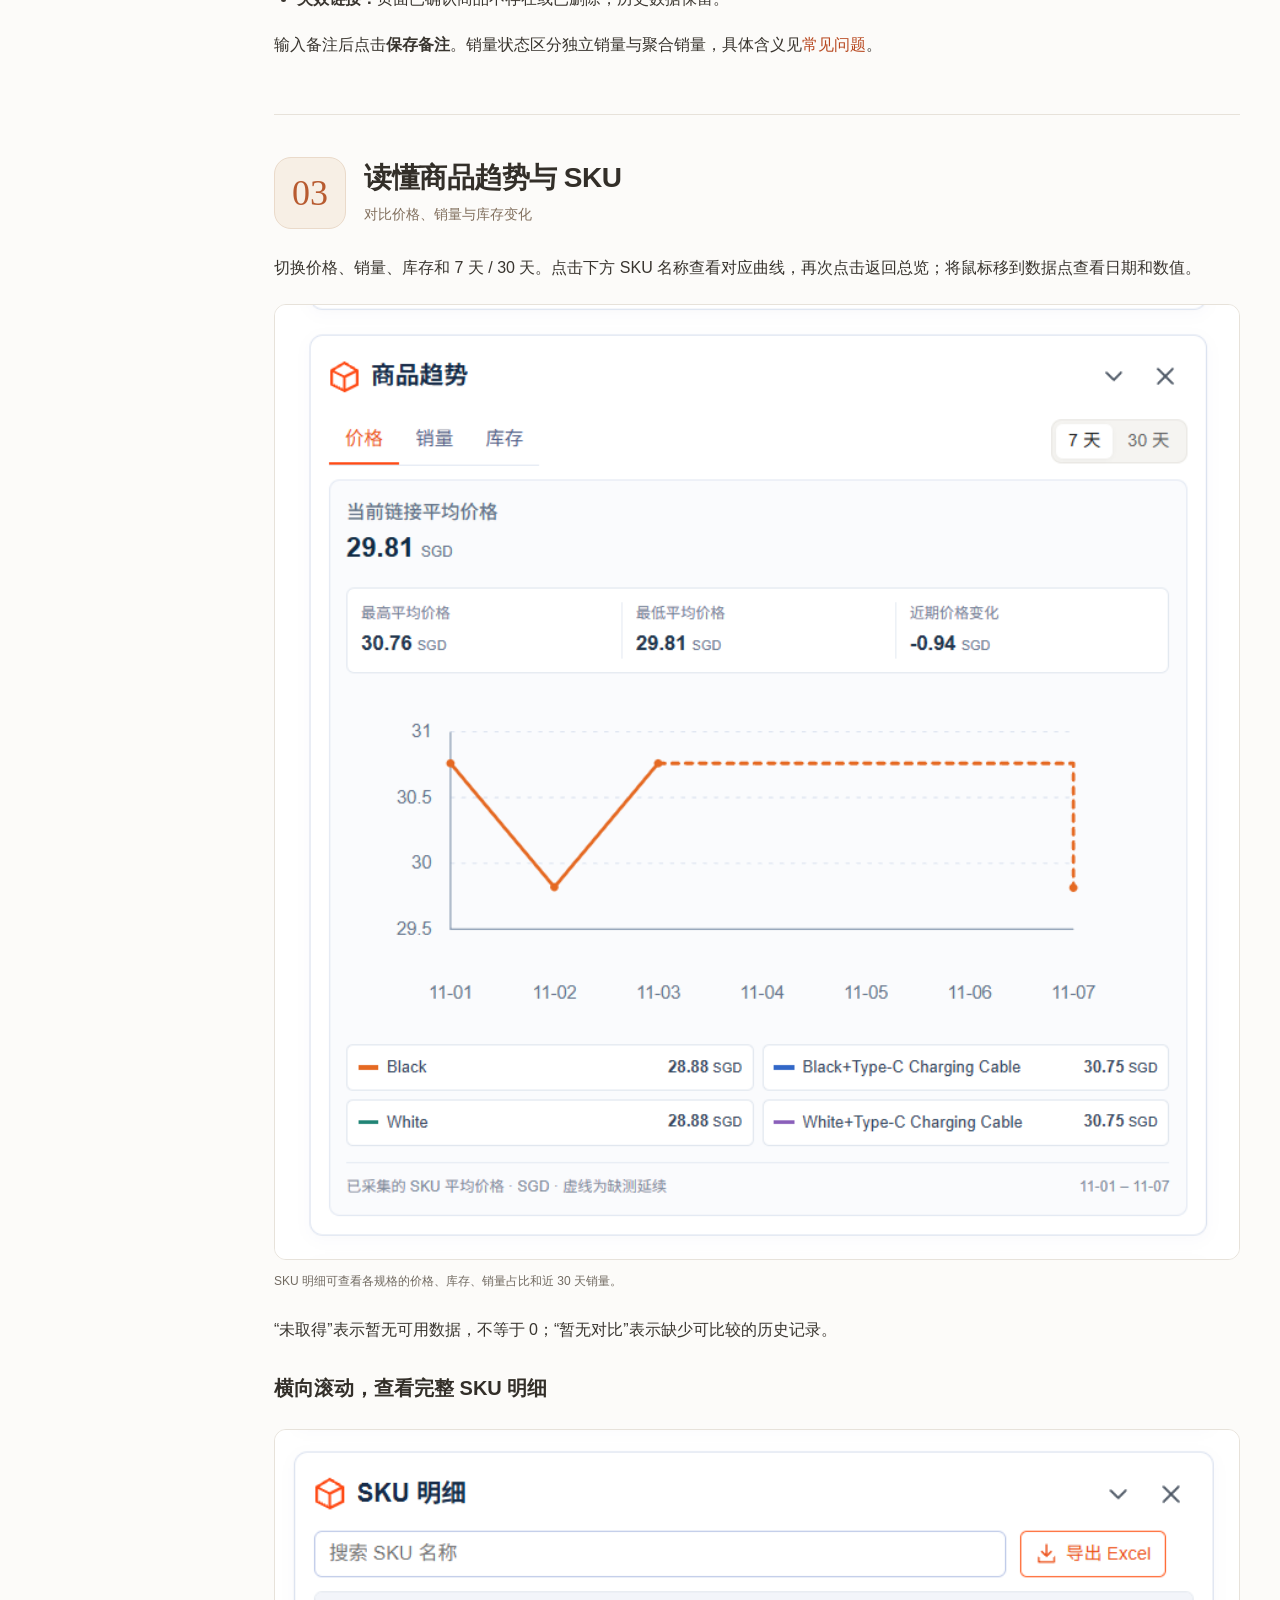
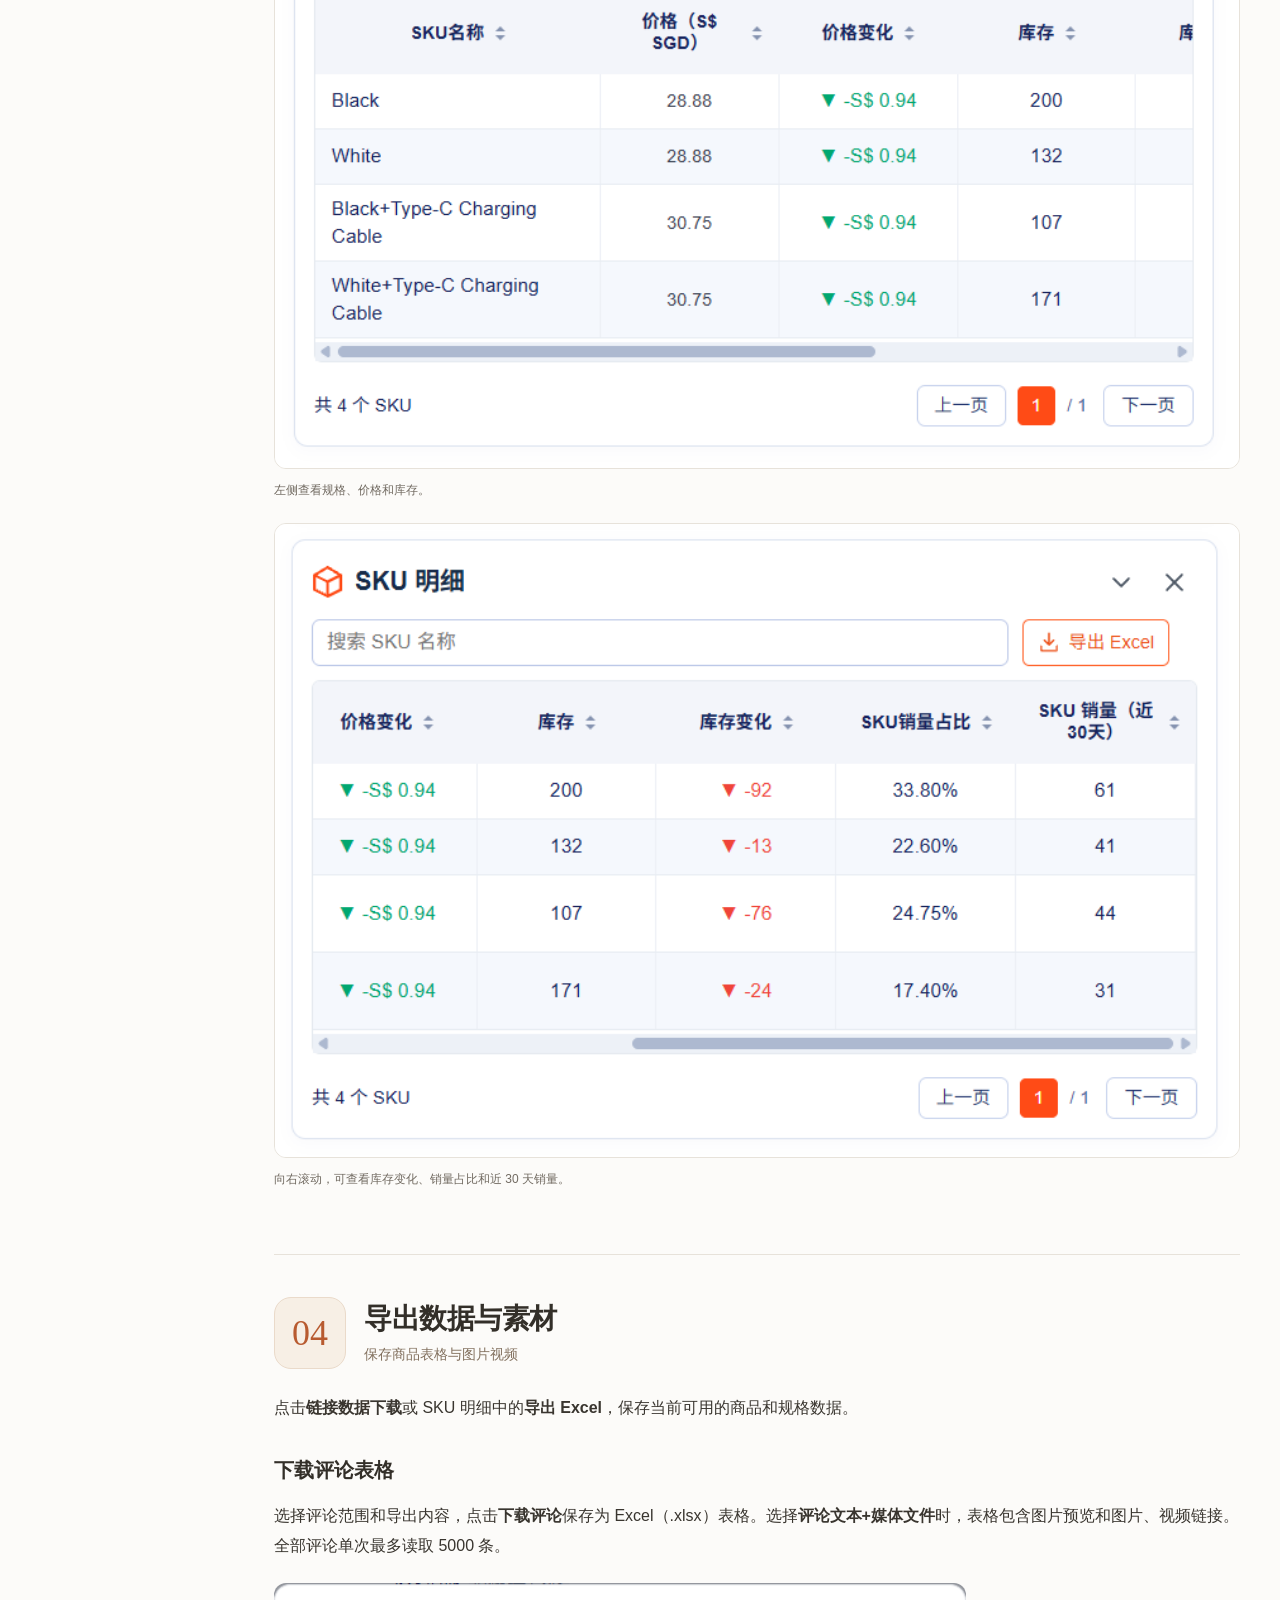
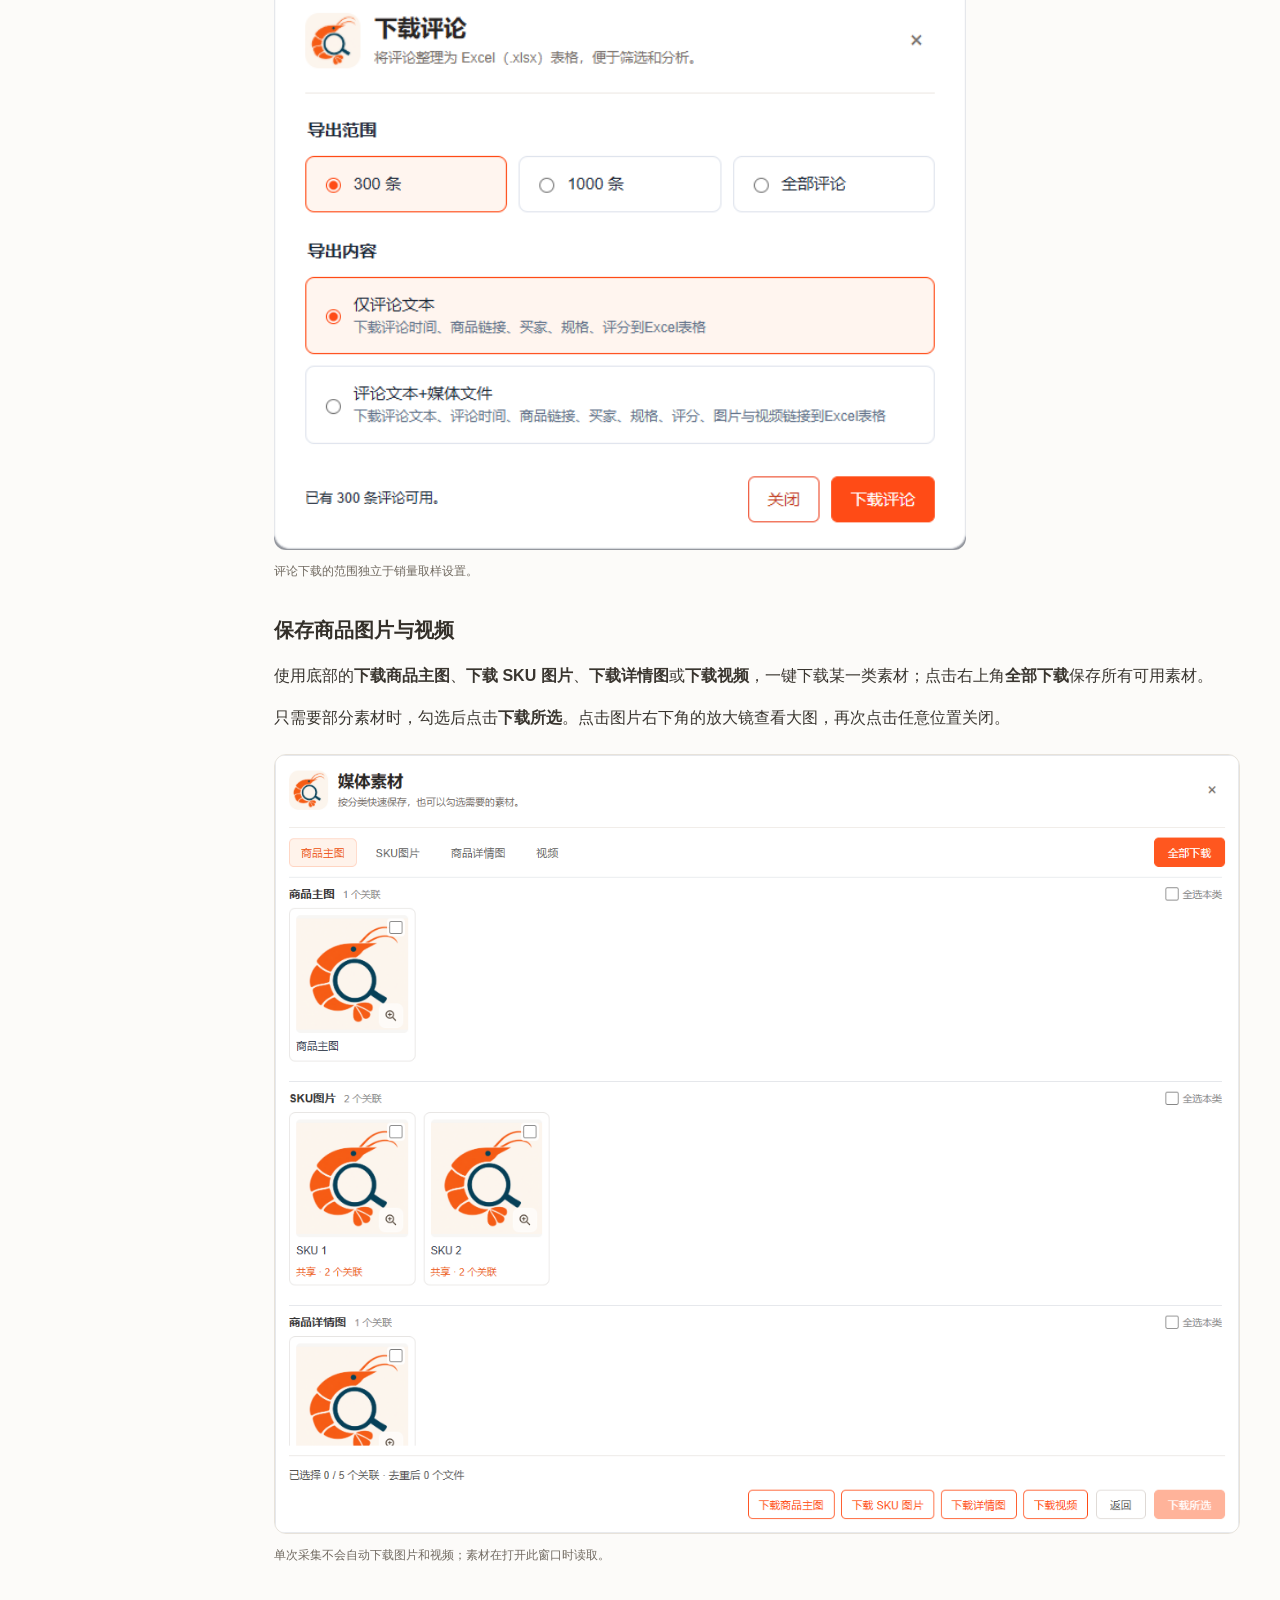
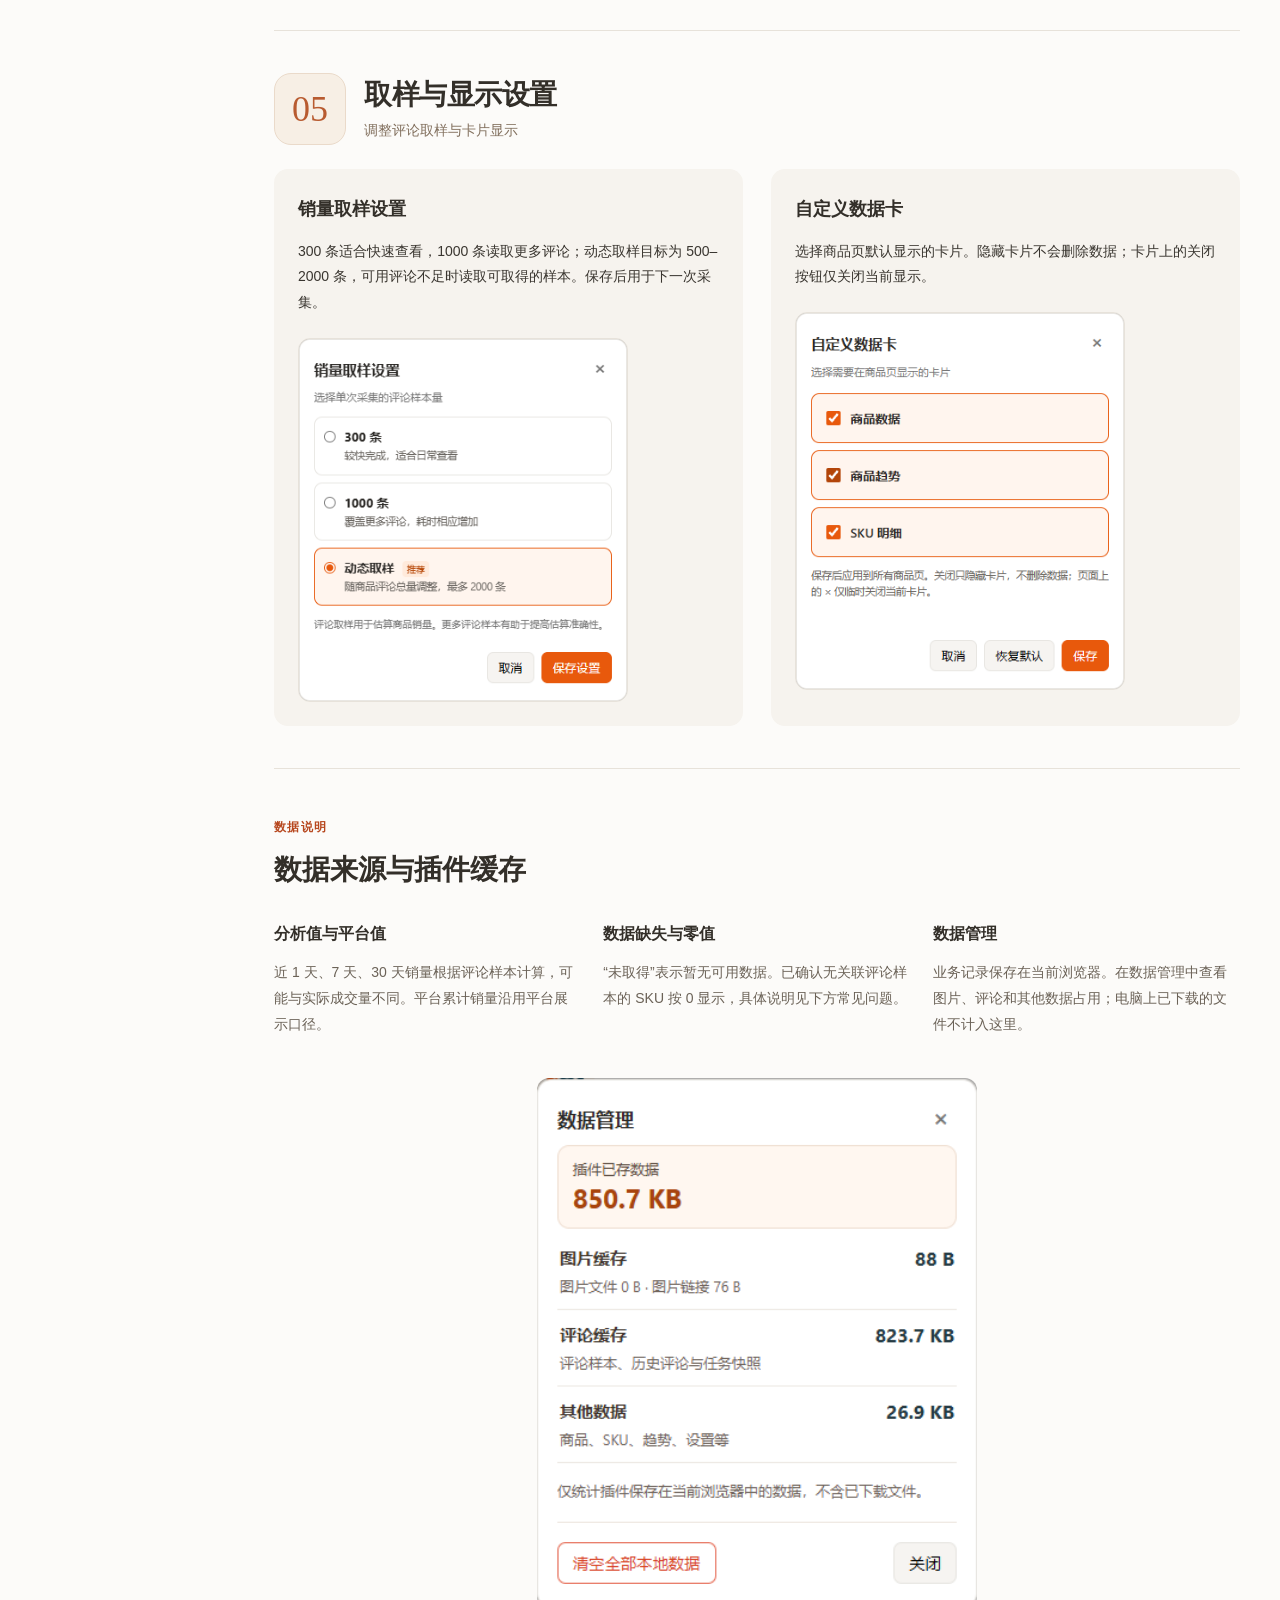
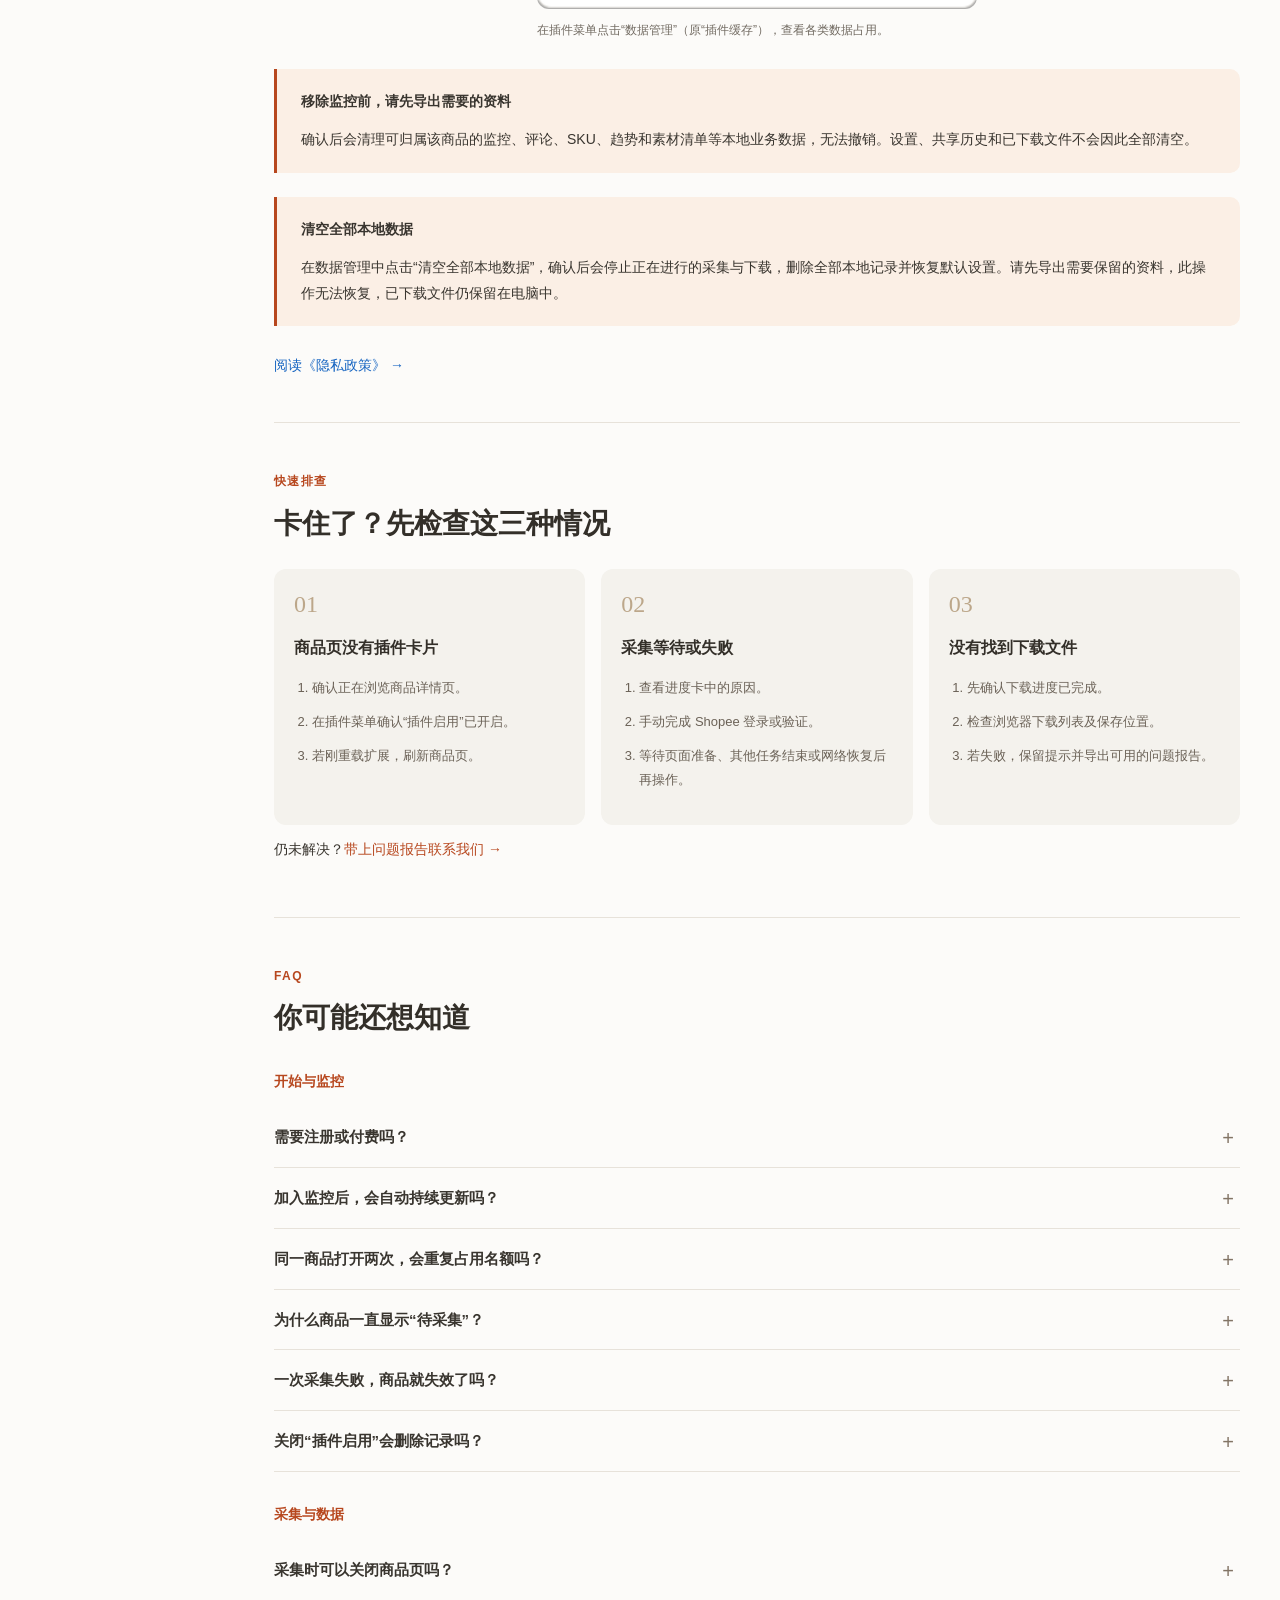
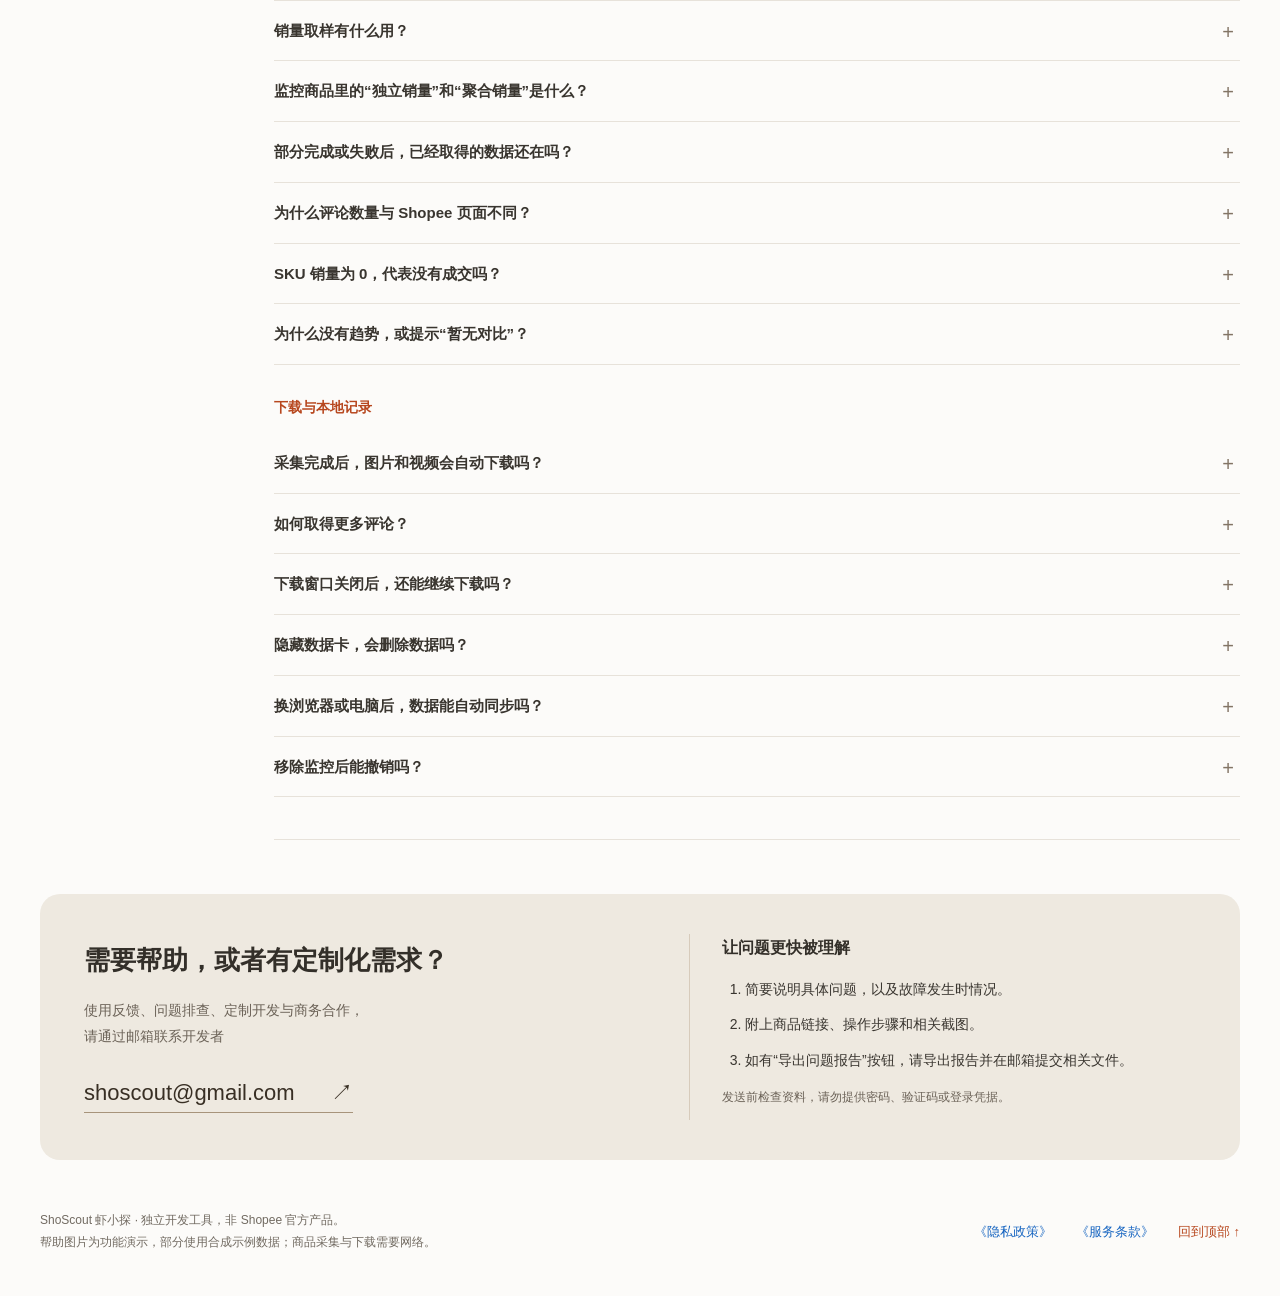
<file: help.html>
<!doctype html>
<html lang="zh-CN"><head><meta charset="utf-8"><meta name="viewport" content="width=device-width,initial-scale=1"><link rel="icon" href="assets/brand-logo.png"><title>帮助中心 · ShoScout 虾小探</title><link rel="stylesheet" href="assets/brand.css"><link rel="stylesheet" href="assets/help.css"></head><body id="top">
<a class="skip" href="#tasks">跳到帮助内容</a>
<header class="site-header wrap"><a class="brand" href="index.html" aria-label="ShoScout 虾小探首页"><img src="assets/brand-logo.png" alt=""><b class="ss-brand-wordmark">ShoScout</b><span>虾小探 · 帮助中心</span></a><nav aria-label="快捷导航"><a href="index.html">产品首页</a><a href="#questions">常见问题</a><a href="#contact">联系与合作 ↗</a></nav></header>
<main class="wrap"><section class="hero"><div class="hero-copy"><span class="eyebrow">SHOSCOUT HELP CENTER</span><h1>从一条链接开始，<br>搭建您的竞品数据资产</h1><p>免费的 Shopee 竞品监控助手，记录价格、销量、评分与库存变化，业务记录持续保存在浏览器本地，帮助您积累竞品数据资产。</p><div class="hero-actions"><a class="button" href="#start">开始第一次采集 <span>↗</span></a><a href="#troubleshoot">遇到问题？</a></div></div><div class="hero-art" aria-hidden="true"><div class="radar r1"></div><div class="radar r2"></div><div class="radar r3"></div><span class="orb"></span><div class="art-card"><div class="art-title"><img src="assets/brand-logo.png" alt=""><span>每一次记录<br><b>让变化更清楚</b></span></div><svg viewBox="0 0 300 130" fill="none"><path d="M0 100H300M0 60H300M0 20H300" stroke="#e7e1d9"/><path d="M4 110L55 86L103 92L150 45L200 59L245 24L296 10" stroke="#f0642f" stroke-width="4" stroke-linejoin="round"/><circle cx="150" cy="45" r="6" fill="#f0642f"/></svg><div class="art-labels"><span>价格</span><span>库存</span><span>销量</span></div></div></div></section>
<section id="tasks" class="tasks" aria-labelledby="tasks-title"><div class="section-heading"><h2 id="tasks-title">你想完成什么？</h2><span>从这里找到路径</span></div><div class="task-grid"><a href="#start"><span class="task-visual" aria-hidden="true"><svg viewBox="0 0 150 96" fill="none" stroke="currentColor" stroke-width="1.6" stroke-linecap="round" stroke-linejoin="round"><rect x="22" y="14" width="92" height="66" rx="8" fill="white"/><path d="M22 31h92"/><circle cx="32" cy="23" r="1"/><circle cx="39" cy="23" r="1"/><rect x="33" y="42" width="25" height="26" rx="4" fill="#fff0e6" stroke="#e87543"/><path d="M67 46h33M67 55h26M67 64h18"/><circle cx="111" cy="75" r="17" fill="#ff4b16" stroke="none"/><path d="M111 68v14m-7-7h14" stroke="white"/></svg></span><div class="task-copy"><h3>采集第一个商品</h3><p>从商品页到第一份记录</p></div><span class="task-arrow" aria-hidden="true"><svg viewBox="0 0 24 24" fill="none" stroke="currentColor" stroke-width="1.6"><path d="M5 12h14m-6-6 6 6-6 6"/></svg></span></a><a href="#trends"><span class="task-visual" aria-hidden="true"><svg viewBox="0 0 150 96" fill="none" stroke="currentColor" stroke-width="1.6" stroke-linecap="round" stroke-linejoin="round"><rect x="22" y="14" width="92" height="66" rx="8" fill="white"/><path d="M34 31v37h68"/><path d="M36 57l19-12 18 5 26-23" stroke="#ff4b16" stroke-width="3"/><circle cx="55" cy="45" r="3" fill="#ff4b16" stroke="white"/><circle cx="73" cy="50" r="3" fill="#ff4b16" stroke="white"/><rect x="87" y="61" width="40" height="23" rx="6" fill="#fff0e6" stroke="#e87543"/><path d="M96 75l6-6 6 3 9-6" stroke="#e87543"/></svg></span><div class="task-copy"><h3>查看价格与销量变化</h3><p>比较趋势，了解每个 SKU</p></div><span class="task-arrow" aria-hidden="true"><svg viewBox="0 0 24 24" fill="none" stroke="currentColor" stroke-width="1.6"><path d="M5 12h14m-6-6 6 6-6 6"/></svg></span></a><a href="#download"><span class="task-visual" aria-hidden="true"><svg viewBox="0 0 150 96" fill="none" stroke="currentColor" stroke-width="1.6" stroke-linecap="round" stroke-linejoin="round"><rect x="42" y="10" width="61" height="68" rx="7" fill="#fff0e6" stroke="#e87543"/><rect x="23" y="24" width="61" height="60" rx="7" fill="white"/><path d="M34 39h39M34 49h39M34 59h22M46 39v33M60 39v20"/><circle cx="109" cy="69" r="19" fill="#ff4b16" stroke="none"/><path d="M109 59v19m-7-7 7 7 7-7" stroke="white"/></svg></span><div class="task-copy"><h3>导出数据和素材</h3><p>保存表格、评论和图片视频</p></div><span class="task-arrow" aria-hidden="true"><svg viewBox="0 0 24 24" fill="none" stroke="currentColor" stroke-width="1.6"><path d="M5 12h14m-6-6 6 6-6 6"/></svg></span></a><a href="#troubleshoot"><span class="task-visual" aria-hidden="true"><svg viewBox="0 0 150 96" fill="none" stroke="currentColor" stroke-width="1.6" stroke-linecap="round" stroke-linejoin="round"><path d="M35 21h60a9 9 0 0 1 9 9v36a9 9 0 0 1-9 9H62L43 86V75h-8a9 9 0 0 1-9-9V30a9 9 0 0 1 9-9Z" fill="white"/><circle cx="65" cy="48" r="18" fill="#fff0e6" stroke="#e87543"/><path d="M59 42a6 6 0 1 1 10 5c-3 2-4 3-4 6" stroke="#e87543"/><circle cx="65" cy="59" r="1" fill="#e87543" stroke="#e87543"/><circle cx="112" cy="24" r="12" fill="#ff4b16" stroke="none"/><path d="m107 24 3 3 6-6" stroke="white"/></svg></span><div class="task-copy"><h3>解决使用中的问题</h3><p>检查原因，找到下一步</p></div><span class="task-arrow" aria-hidden="true"><svg viewBox="0 0 24 24" fill="none" stroke="currentColor" stroke-width="1.6"><path d="M5 12h14m-6-6 6 6-6 6"/></svg></span></a></div></section>
<div class="guide-layout"><aside><nav class="guide-nav" aria-label="帮助目录"><span>操作指南</span><a href="#start"><span class="nav-marker" aria-hidden="true">01</span><span>开始采集</span></a><a href="#monitor"><span class="nav-marker" aria-hidden="true">02</span><span>管理监控商品</span></a><a href="#trends"><span class="nav-marker" aria-hidden="true">03</span><span>查看趋势与 SKU</span></a><a href="#download"><span class="nav-marker" aria-hidden="true">04</span><span>导出数据与素材</span></a><a href="#settings"><span class="nav-marker" aria-hidden="true">05</span><span>取样与显示设置</span></a><span>了解与排障</span><a href="#data"><span class="nav-marker nav-roman" aria-hidden="true">I</span><span>数据与本地记录</span></a><a href="#troubleshoot"><span class="nav-marker nav-roman" aria-hidden="true">II</span><span>快速排查</span></a><a href="#questions"><span class="nav-marker nav-roman" aria-hidden="true">III</span><span>常见问题</span></a><a href="#contact"><span class="nav-marker nav-roman" aria-hidden="true">IV</span><span>反馈与合作</span></a></nav></aside><div class="guide-content"><section class="guide-section" id="start"><header class="chapter-heading"><span class="chapter-number" aria-hidden="true">01</span><div class="chapter-copy"><h2>完成第一次商品采集</h2><p class="chapter-description">从商品链接建立首份记录</p></div></header><p>从一条商品链接开始，保存数据，查看价格、销量和库存变化。</p><div class="start"><ol class="steps"><li>打开 Shopee 商品详情页，等待 ShoScout 商品卡出现。</li><li>点击卡片右上角<b>添加监控</b>，将商品保存到监控列表。</li><li>点击<b>单次采集</b>。完成后点击进度卡的<b>查看结果</b>。</li></ol><figure><img src="assets/screens/popup.png" alt="插件菜单：监控商品、取样、缓存和显示设置"><figcaption>点击浏览器工具栏中的插件图标打开菜单。</figcaption></figure></div><figure><img src="assets/screens/product-start.png" alt="未监控商品的数据卡，右上为添加监控，下方为单次采集入口" loading="lazy"><figcaption>点击右上角添加监控，再执行单次采集，添加监控会占用插件监控名额</figcaption></figure></section><section class="guide-section" id="monitor"><header class="chapter-heading"><span class="chapter-number" aria-hidden="true">02</span><div class="chapter-copy"><h2>管理监控商品</h2><p class="chapter-description">集中管理商品与采集记录</p></div></header><p>点击<b>监控商品</b>打开列表。搜索商品、店铺、品牌、备注或链接；右侧可筛选销量状态、监控状态和站点。</p><figure><img src="assets/screens/monitor.png" alt="监控商品列表展开后的商品数据与 SKU 明细，商品信息已脱敏" loading="lazy"><figcaption>点击商品行展开数据；点击列标题旁的三角形切换排序。</figcaption></figure><ul><li><b>待采集：</b>已加入监控，尚未完成首次采集。新加入的商品排在前面。</li><li><b>正在监控：</b>已有采集记录。需要更新时，再执行单次采集。</li><li><b>失效链接：</b>页面已确认商品不存在或已删除，历史数据保留。</li></ul><p>输入备注后点击<b>保存备注</b>。销量状态区分独立销量与聚合销量，具体含义见<a href="#sales-scope">常见问题</a>。</p></section><section class="guide-section" id="trends"><header class="chapter-heading"><span class="chapter-number" aria-hidden="true">03</span><div class="chapter-copy"><h2>读懂商品趋势与 SKU</h2><p class="chapter-description">对比价格、销量与库存变化</p></div></header><p>切换价格、销量、库存和 7 天 / 30 天。点击下方 SKU 名称查看对应曲线，再次点击返回总览；将鼠标移到数据点查看日期和数值。</p><figure><img src="assets/screens/trend.png" alt="已监控商品的价格曲线、历史变化与可切换的 SKU 列表" loading="lazy"><figcaption>SKU 明细可查看各规格的价格、库存、销量占比和近 30 天销量。</figcaption></figure><p>“未取得”表示暂无可用数据，不等于 0；“暂无对比”表示缺少可比较的历史记录。</p><h3>横向滚动，查看完整 SKU 明细</h3><figure><img src="assets/screens/sku-prices.png" alt="SKU 表格左侧：规格名称、价格、价格变化和库存" loading="lazy"><figcaption>左侧查看规格、价格和库存。</figcaption></figure><figure><img src="assets/screens/sku-sales.png" alt="SKU 表格右侧：库存变化、销量占比和近 30 天销量" loading="lazy"><figcaption>向右滚动，可查看库存变化、销量占比和近 30 天销量。</figcaption></figure></section><section class="guide-section" id="download"><header class="chapter-heading"><span class="chapter-number" aria-hidden="true">04</span><div class="chapter-copy"><h2>导出数据与素材</h2><p class="chapter-description">保存商品表格与图片视频</p></div></header><p>点击<b>链接数据下载</b>或 SKU 明细中的<b>导出 Excel</b>，保存当前可用的商品和规格数据。</p><div class="download-guide"><h3>下载评论表格</h3><p>选择评论范围和导出内容，点击<b>下载评论</b>保存为 Excel（.xlsx）表格。选择<b>评论文本+媒体文件</b>时，表格包含图片预览和图片、视频链接。全部评论单次最多读取 5000 条。</p><figure class="review-figure"><img src="assets/screens/review-download.png" alt="下载评论窗口：选择 300 条、1000 条或全部评论，以及仅评论文本或评论文本加媒体文件" loading="lazy" width="692" height="568"><figcaption>评论下载的范围独立于销量取样设置。</figcaption></figure></div><div class="download-guide"><h3>保存商品图片与视频</h3><p>使用底部的<b>下载商品主图</b>、<b>下载 SKU 图片</b>、<b>下载详情图</b>或<b>下载视频</b>，一键下载某一类素材；点击右上角<b>全部下载</b>保存所有可用素材。</p><p>只需要部分素材时，勾选后点击<b>下载所选</b>。点击图片右下角的放大镜查看大图，再次点击任意位置关闭。</p><figure><img src="assets/screens/media-download.png" alt="媒体素材窗口：分类浏览商品主图、SKU 图片、详情图和视频，支持分类快捷下载、全部下载及勾选下载" loading="lazy" width="1345" height="1213"><figcaption>单次采集不会自动下载图片和视频；素材在打开此窗口时读取。</figcaption></figure></div></section><section class="guide-section" id="settings"><header class="chapter-heading"><span class="chapter-number" aria-hidden="true">05</span><div class="chapter-copy"><h2>取样与显示设置</h2><p class="chapter-description">调整评论取样与卡片显示</p></div></header><div class="settings"><div><h3>销量取样设置</h3><p>300 条适合快速查看，1000 条读取更多评论；动态取样目标为 500–2000 条，可用评论不足时读取可取得的样本。保存后用于下一次采集。</p><figure><img src="assets/screens/sampling.png" alt="销量取样设置：300 条、1000 条、动态取样" loading="lazy"></figure></div><div><h3>自定义数据卡</h3><p>选择商品页默认显示的卡片。隐藏卡片不会删除数据；卡片上的关闭按钮仅关闭当前显示。</p><figure><img src="assets/screens/cards.png" alt="自定义数据卡：商品数据、商品趋势、SKU 明细" loading="lazy"></figure></div></div></section><section class="guide-section" id="data"><span class="eyebrow">数据说明</span><h2>数据来源与插件缓存</h2><div class="definition-grid"><article><h3>分析值与平台值</h3><p>近 1 天、7 天、30 天销量根据评论样本计算，可能与实际成交量不同。平台累计销量沿用平台展示口径。</p></article><article><h3>数据缺失与零值</h3><p>“未取得”表示暂无可用数据。已确认无关联评论样本的 SKU 按 0 显示，具体说明见下方常见问题。</p></article><article><h3>数据管理</h3><p>业务记录保存在当前浏览器。在数据管理中查看图片、评论和其他数据占用；电脑上已下载的文件不计入这里。</p></article></div><figure class="cache-figure"><img src="assets/screens/cache.png" alt="从插件菜单打开插件缓存，查看图片、评论和其他数据的本地占用" loading="lazy" width="440" height="640"><figcaption>在插件菜单点击“数据管理”（原“插件缓存”），查看各类数据占用。</figcaption></figure><div class="warning"><b>移除监控前，请先导出需要的资料</b><p>确认后会清理可归属该商品的监控、评论、SKU、趋势和素材清单等本地业务数据，无法撤销。设置、共享历史和已下载文件不会因此全部清空。</p></div><div class="warning"><b>清空全部本地数据</b><p>在数据管理中点击“清空全部本地数据”，确认后会停止正在进行的采集与下载，删除全部本地记录并恢复默认设置。请先导出需要保留的资料，此操作无法恢复，已下载文件仍保留在电脑中。</p></div><a class="privacy-link" href="privacy.html">阅读《隐私政策》 →</a></section>
<section class="guide-section" id="troubleshoot"><span class="eyebrow">快速排查</span><h2>卡住了？先检查这三种情况</h2><div class="troubleshoot-grid"><article><span class="number">01</span><h3>商品页没有插件卡片</h3><ol><li>确认正在浏览商品详情页。</li><li>在插件菜单确认“插件启用”已开启。</li><li>若刚重载扩展，刷新商品页。</li></ol></article><article><span class="number">02</span><h3>采集等待或失败</h3><ol><li>查看进度卡中的原因。</li><li>手动完成 Shopee 登录或验证。</li><li>等待页面准备、其他任务结束或网络恢复后再操作。</li></ol></article><article><span class="number">03</span><h3>没有找到下载文件</h3><ol><li>先确认下载进度已完成。</li><li>检查浏览器下载列表及保存位置。</li><li>若失败，保留提示并导出可用的问题报告。</li></ol></article></div><p class="related">仍未解决？<a href="#contact">带上问题报告联系我们 →</a></p></section>
<section class="guide-section faq" id="questions"><span class="eyebrow">FAQ</span><h2>你可能还想知道</h2><div class="faq-group"><h3>开始与监控</h3><details><summary>需要注册或付费吗？</summary><p>当前插件免费开放。无需注册账号即可使用，最多监控 100 个商品。Shopee 页面需要自行登录与手动验证。</p></details><details><summary>加入监控后，会自动持续更新吗？</summary><p>当前通过单次采集更新数据。加入监控用于保存和比较商品，批量采集与自动更新功能暂不支持。</p></details><details><summary>同一商品打开两次，会重复占用名额吗？</summary><p>同一站点、店铺与商品按同一个监控商品识别。不要同时重复点击采集；等待当前任务完成即可。</p></details><details><summary>为什么商品一直显示“待采集”？</summary><p>添加监控和完成采集是两个步骤。打开商品后执行单次采集，查看进度卡是否成功完成。</p></details><details><summary>一次采集失败，商品就失效了吗？</summary><p>不会。失效链接表示页面已确认商品不存在或已删除；网络、验证或临时读取失败不等于商品失效。</p></details><details><summary>关闭“插件启用”会删除记录吗？</summary><p>不会，这个开关只控制商品页里挂载的卡片。重新开启后可继续查看已有数据。</p></details></div><div class="faq-group"><h3>采集与数据</h3><details><summary>采集时可以关闭商品页吗？</summary><p>请保留正在执行任务的商品页，等待进度卡完成。关闭或跳转页面可能中断读取。</p></details><details><summary>销量取样有什么用？</summary><p>销量取样用于计算当前商品近 1 天、7 天、30 天的销量，通过评论样本分布计算商品的历史销量趋势。取样设置决定下一次采集读取的评论样本数量。</p></details><details id="sales-scope"><summary>监控商品里的“独立销量”和“聚合销量”是什么？</summary><p>这两个标签说明 Shopee 平台累计销量的统计口径。“独立销量”对应当前商品；“聚合销量”是平台合并展示的销量，不能全部视为当前商品的成交量。近 1 天、7 天、30 天销量则根据评论样本计算。</p></details><details><summary>部分完成或失败后，已经取得的数据还在吗？</summary><p>有效数据会保留。先查看进度卡中的具体原因，处理登录、验证或网络问题后再采集，不必清空已有记录。</p></details><details><summary>为什么评论数量与 Shopee 页面不同？</summary><p>销量采集按取样设置读取评论，并非全部评论。完整评论需单独下载；平台可读取范围、重复记录和页面展示口径也可能影响数量。</p></details><details><summary>SKU 销量为 0，代表没有成交吗？</summary><p>不一定。已确认没有关联评论样本的 SKU，销量占比和近 30 天销量按 0 显示；这是当前分析结果，不代表平台真实订单为零。读取失败或数据不可用仍显示未取得。</p></details><details><summary>为什么没有趋势，或提示“暂无对比”？</summary><p>趋势依赖已经保存的采集记录。首次采集或缺少可比较的历史记录时，无法展示完整变化；后续采集会逐步积累数据。</p></details></div><div class="faq-group"><h3>下载与本地记录</h3><details><summary>采集完成后，图片和视频会自动下载吗？</summary><p>不会。需要时打开媒体素材下载窗口，使用分类快捷下载或全部下载，也可以勾选需要的素材后下载。</p></details><details><summary>如何取得更多评论？</summary><p>使用评论下载，并选择需要的范围与内容。全部评论单次最多读取 5000 条，实际数量以可取得的结果为准；它与销量取样设置相互独立。</p></details><details><summary>下载窗口关闭后，还能继续下载吗？</summary><p>窗口关闭或离开页面后，临时下载资料会释放。需要继续时重新打开下载窗口；已经保存到电脑的文件不会被删除。</p></details><details><summary>隐藏数据卡，会删除数据吗？</summary><p>不会。自定义数据卡只调整默认显示；卡片上的关闭按钮仅关闭当前显示。</p></details><details><summary>换浏览器或电脑后，数据能自动同步吗？</summary><p>目前记录保存在本地浏览器，不提供跨设备自动同步。可导出需要保留的资料；导出文件不等于可恢复整个扩展的完整备份。</p></details><details><summary>移除监控后能撤销吗？</summary><p>不能。确认后会清理可归属该商品的本地业务数据，请先导出需要的资料；设置、共享历史和已下载文件不会因此全部清空。</p></details></div></section>
</div></div><section id="contact" class="contact"><div><h2>需要帮助，或者有定制化需求？</h2><p>使用反馈、问题排查、定制开发与商务合作，<br>请通过邮箱联系开发者</p><a class="contact-email" href="mailto:shoscout@gmail.com">shoscout@gmail.com <span>↗</span></a></div><div class="contact-tips"><h3>让问题更快被理解</h3><ol><li>简要说明具体问题，以及故障发生时情况。</li><li>附上商品链接、操作步骤和相关截图。</li><li>如有“导出问题报告”按钮，请导出报告并在邮箱提交相关文件。</li></ol><p>发送前检查资料，请勿提供密码、验证码或登录凭据。</p></div></section></main>
<footer class="site-footer wrap"><p>ShoScout 虾小探 · 独立开发工具，非 Shopee 官方产品。<br>帮助图片为功能演示，部分使用合成示例数据；商品采集与下载需要网络。</p><div><a class="privacy-link" href="privacy.html">《隐私政策》</a><a class="privacy-link" href="terms.html">《服务条款》</a><a href="#top">回到顶部 ↑</a></div></footer><script src="assets/help.js" defer></script></body></html>
</file>
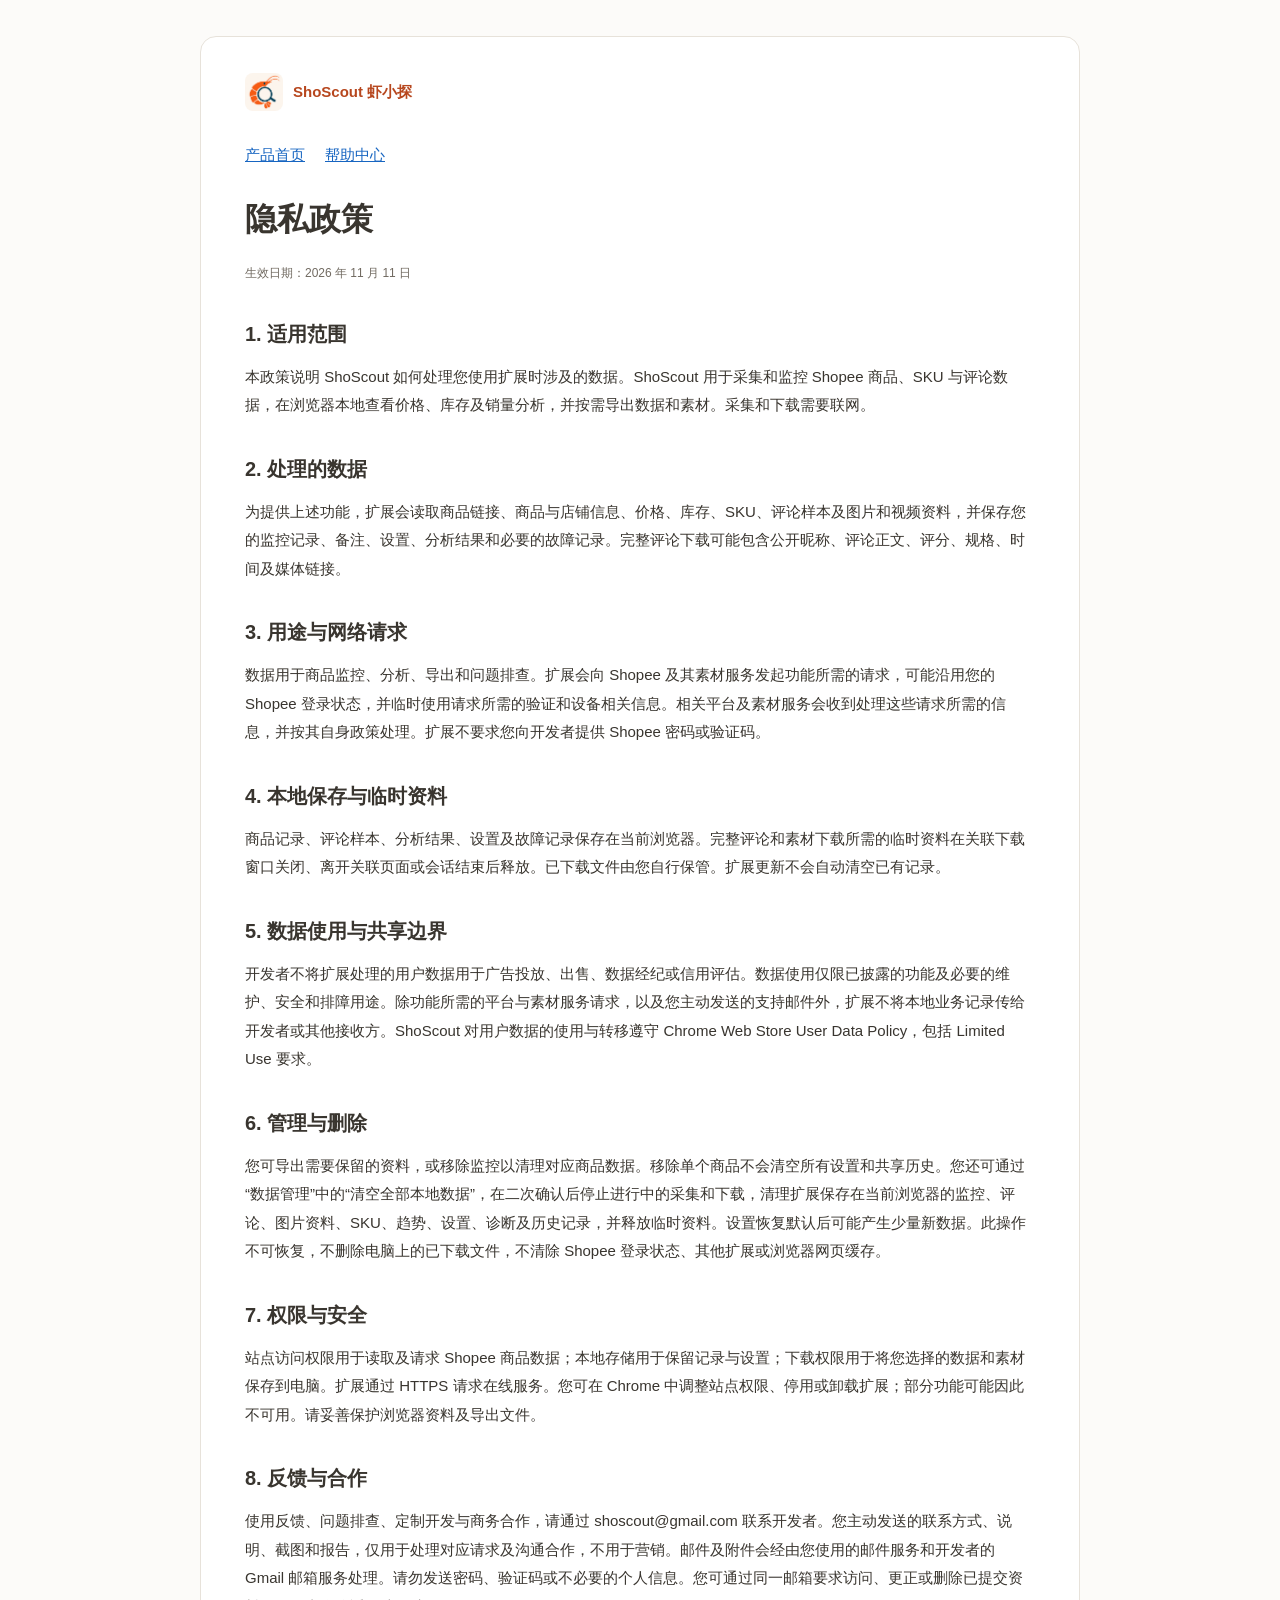
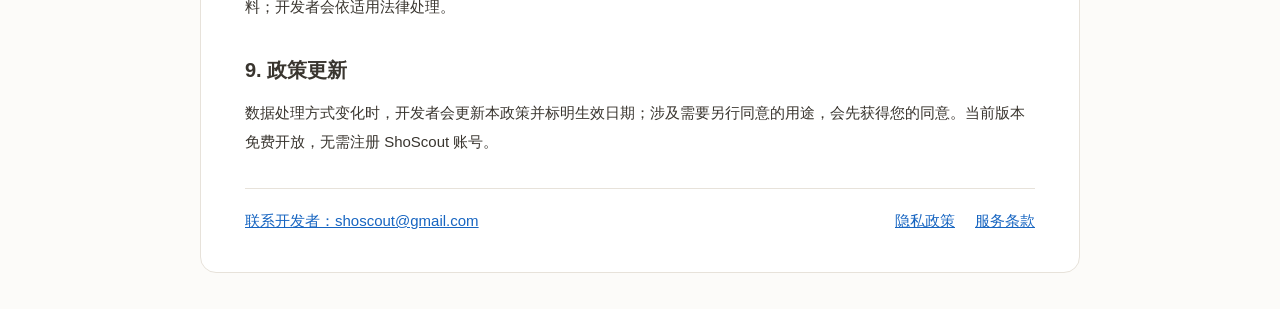
<file: privacy.html>
<!doctype html><html lang="zh-CN"><meta charset="utf-8"><meta name="viewport" content="width=device-width,initial-scale=1"><link rel="icon" href="assets/brand-logo.png"><title>ShoScout 虾小探 · 隐私政策</title><style>*{box-sizing:border-box}body{margin:0;background:#fcfbf9;color:#39352f;font:15px/1.9 "Segoe UI","Microsoft YaHei",sans-serif}main{max-width:880px;margin:36px auto;padding:36px 44px;background:white;border:1px solid #e7e2da;border-radius:16px}h1{font-size:32px;margin:6px 0 12px}h2{font-size:20px;margin:30px 0 8px}p{margin:10px 0}a{color:#1765c1}.brand{font-weight:650;color:#b7471e}.meta{font-size:12px;color:#716a61}.review{background:#fff6ed;border-left:3px solid #e87543;padding:12px 16px;font-size:13px}nav{display:flex;gap:20px;margin:20px 0}footer{border-top:1px solid #e7e2da;margin-top:32px;padding-top:18px}@media(max-width:600px){main{margin:0;padding:24px 20px;border:0}h1{font-size:28px}}.legal-links{justify-content:flex-end;margin:16px 0 0;gap:20px}footer{display:flex;flex-wrap:wrap;align-items:center;justify-content:space-between;gap:16px}footer .legal-links{margin:0 0 0 auto}.policy-brand{display:inline-flex;gap:10px;align-items:center;text-decoration:none}.policy-brand img{border-radius:8px}</style><main><a class="brand policy-brand" href="index.html"><img src="assets/brand-logo.png" alt="" width="38" height="38">ShoScout 虾小探</a><nav aria-label="网站导航"><a href="index.html">产品首页</a><a href="help.html">帮助中心</a></nav><h1>隐私政策</h1><p class="meta">生效日期：2026 年 11 月 11 日</p><section><h2>1. 适用范围</h2><p>本政策说明 ShoScout 如何处理您使用扩展时涉及的数据。ShoScout 用于采集和监控 Shopee 商品、SKU 与评论数据，在浏览器本地查看价格、库存及销量分析，并按需导出数据和素材。采集和下载需要联网。</p></section><section><h2>2. 处理的数据</h2><p>为提供上述功能，扩展会读取商品链接、商品与店铺信息、价格、库存、SKU、评论样本及图片和视频资料，并保存您的监控记录、备注、设置、分析结果和必要的故障记录。完整评论下载可能包含公开昵称、评论正文、评分、规格、时间及媒体链接。</p></section><section><h2>3. 用途与网络请求</h2><p>数据用于商品监控、分析、导出和问题排查。扩展会向 Shopee 及其素材服务发起功能所需的请求，可能沿用您的 Shopee 登录状态，并临时使用请求所需的验证和设备相关信息。相关平台及素材服务会收到处理这些请求所需的信息，并按其自身政策处理。扩展不要求您向开发者提供 Shopee 密码或验证码。</p></section><section><h2>4. 本地保存与临时资料</h2><p>商品记录、评论样本、分析结果、设置及故障记录保存在当前浏览器。完整评论和素材下载所需的临时资料在关联下载窗口关闭、离开关联页面或会话结束后释放。已下载文件由您自行保管。扩展更新不会自动清空已有记录。</p></section><section><h2>5. 数据使用与共享边界</h2><p>开发者不将扩展处理的用户数据用于广告投放、出售、数据经纪或信用评估。数据使用仅限已披露的功能及必要的维护、安全和排障用途。除功能所需的平台与素材服务请求，以及您主动发送的支持邮件外，扩展不将本地业务记录传给开发者或其他接收方。ShoScout 对用户数据的使用与转移遵守 Chrome Web Store User Data Policy，包括 Limited Use 要求。</p></section><section><h2>6. 管理与删除</h2><p>您可导出需要保留的资料，或移除监控以清理对应商品数据。移除单个商品不会清空所有设置和共享历史。您还可通过“数据管理”中的“清空全部本地数据”，在二次确认后停止进行中的采集和下载，清理扩展保存在当前浏览器的监控、评论、图片资料、SKU、趋势、设置、诊断及历史记录，并释放临时资料。设置恢复默认后可能产生少量新数据。此操作不可恢复，不删除电脑上的已下载文件，不清除 Shopee 登录状态、其他扩展或浏览器网页缓存。</p></section><section><h2>7. 权限与安全</h2><p>站点访问权限用于读取及请求 Shopee 商品数据；本地存储用于保留记录与设置；下载权限用于将您选择的数据和素材保存到电脑。扩展通过 HTTPS 请求在线服务。您可在 Chrome 中调整站点权限、停用或卸载扩展；部分功能可能因此不可用。请妥善保护浏览器资料及导出文件。</p></section><section><h2>8. 反馈与合作</h2><p>使用反馈、问题排查、定制开发与商务合作，请通过 shoscout@gmail.com 联系开发者。您主动发送的联系方式、说明、截图和报告，仅用于处理对应请求及沟通合作，不用于营销。邮件及附件会经由您使用的邮件服务和开发者的 Gmail 邮箱服务处理。请勿发送密码、验证码或不必要的个人信息。您可通过同一邮箱要求访问、更正或删除已提交资料；开发者会依适用法律处理。</p></section><section><h2>9. 政策更新</h2><p>数据处理方式变化时，开发者会更新本政策并标明生效日期；涉及需要另行同意的用途，会先获得您的同意。当前版本免费开放，无需注册 ShoScout 账号。</p></section><footer><a href="mailto:shoscout@gmail.com">联系开发者：shoscout@gmail.com</a><nav class="legal-links"><a href="privacy.html">隐私政策</a><a href="terms.html">服务条款</a></nav></footer></main></html>
</file>
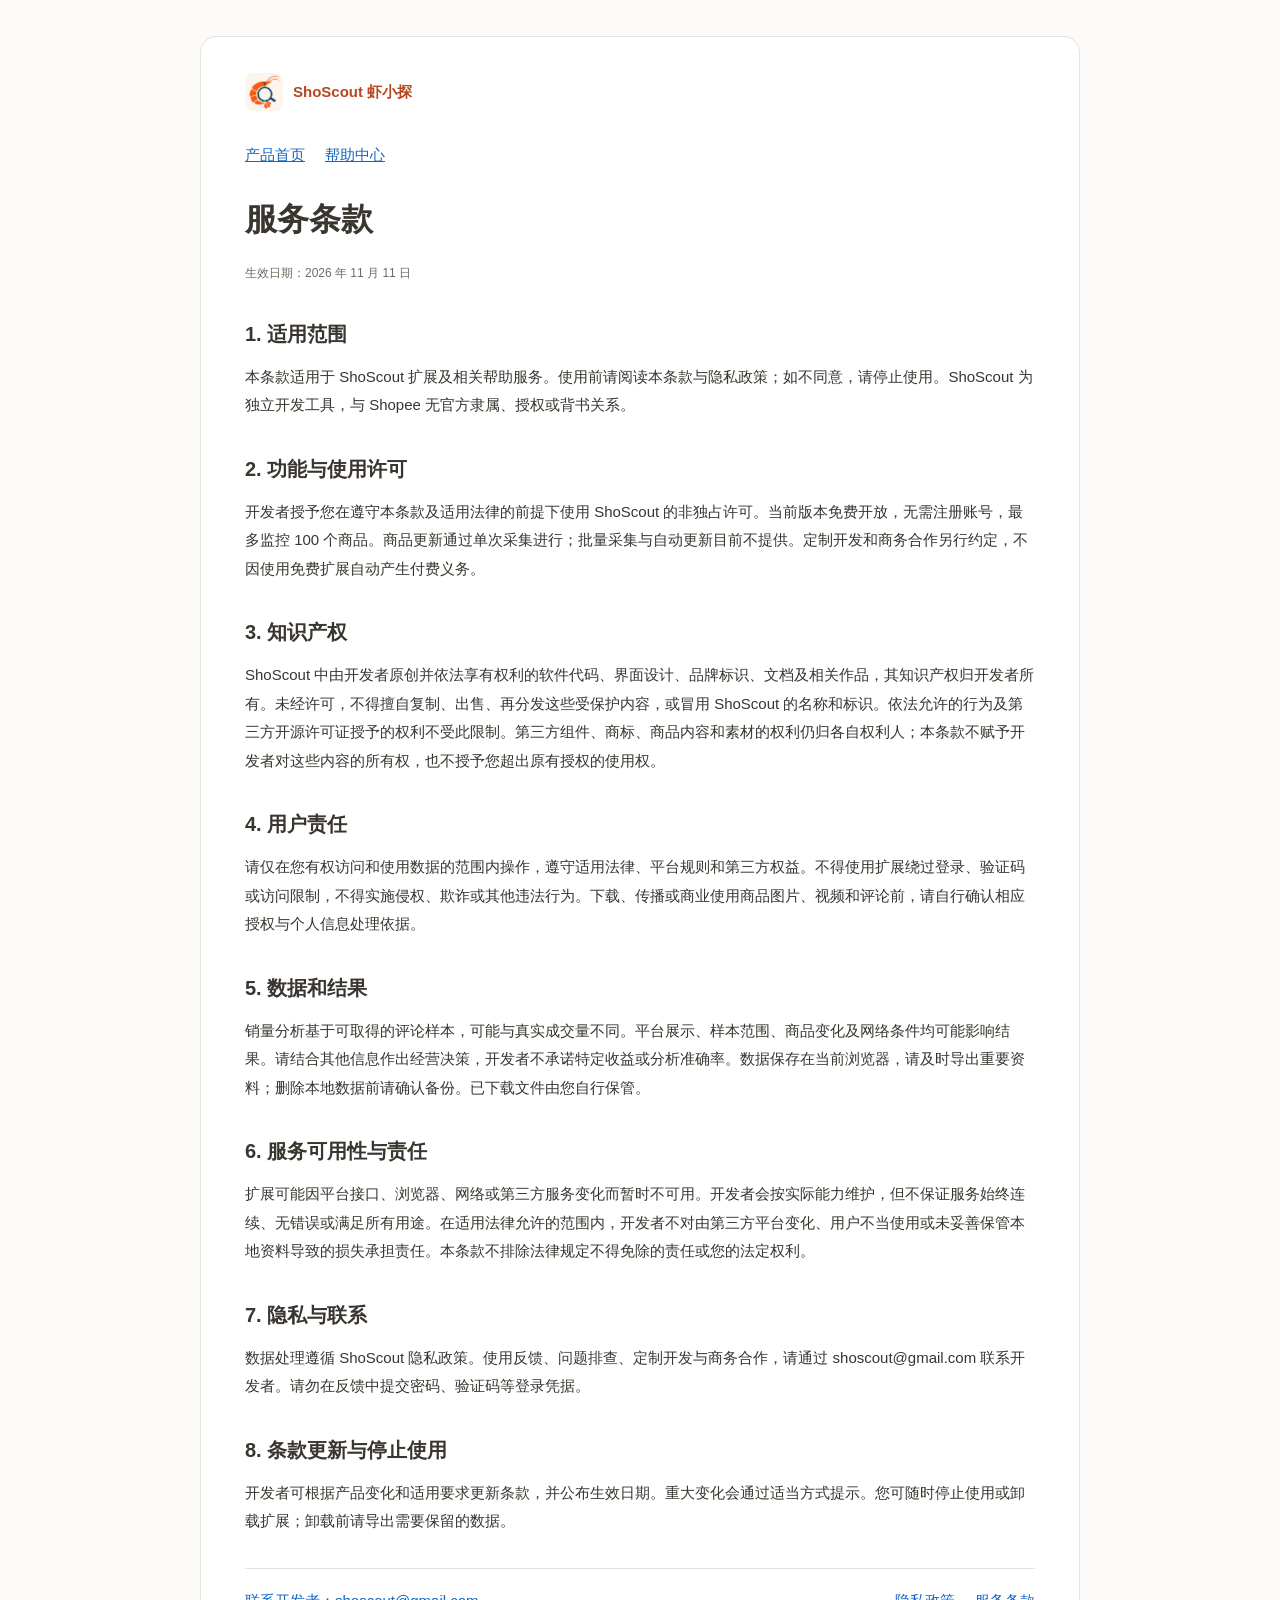
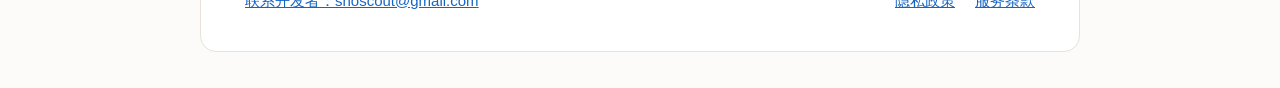
<file: terms.html>
<!doctype html><html lang="zh-CN"><meta charset="utf-8"><meta name="viewport" content="width=device-width,initial-scale=1"><link rel="icon" href="assets/brand-logo.png"><title>ShoScout 虾小探 · 服务条款</title><style>*{box-sizing:border-box}body{margin:0;background:#fcfbf9;color:#39352f;font:15px/1.9 "Segoe UI","Microsoft YaHei",sans-serif}main{max-width:880px;margin:36px auto;padding:36px 44px;background:white;border:1px solid #e7e2da;border-radius:16px}h1{font-size:32px;margin:6px 0 12px}h2{font-size:20px;margin:30px 0 8px}p{margin:10px 0}a{color:#1765c1}.brand{font-weight:650;color:#b7471e}.meta{font-size:12px;color:#716a61}.review{background:#fff6ed;border-left:3px solid #e87543;padding:12px 16px;font-size:13px}nav{display:flex;gap:20px;margin:20px 0}footer{border-top:1px solid #e7e2da;margin-top:32px;padding-top:18px}@media(max-width:600px){main{margin:0;padding:24px 20px;border:0}h1{font-size:28px}}.legal-links{justify-content:flex-end;margin:16px 0 0;gap:20px}footer{display:flex;flex-wrap:wrap;align-items:center;justify-content:space-between;gap:16px}footer .legal-links{margin:0 0 0 auto}.policy-brand{display:inline-flex;gap:10px;align-items:center;text-decoration:none}.policy-brand img{border-radius:8px}</style><main><a class="brand policy-brand" href="index.html"><img src="assets/brand-logo.png" alt="" width="38" height="38">ShoScout 虾小探</a><nav aria-label="网站导航"><a href="index.html">产品首页</a><a href="help.html">帮助中心</a></nav><h1>服务条款</h1><p class="meta">生效日期：2026 年 11 月 11 日</p><section><h2>1. 适用范围</h2><p>本条款适用于 ShoScout 扩展及相关帮助服务。使用前请阅读本条款与隐私政策；如不同意，请停止使用。ShoScout 为独立开发工具，与 Shopee 无官方隶属、授权或背书关系。</p></section><section><h2>2. 功能与使用许可</h2><p>开发者授予您在遵守本条款及适用法律的前提下使用 ShoScout 的非独占许可。当前版本免费开放，无需注册账号，最多监控 100 个商品。商品更新通过单次采集进行；批量采集与自动更新目前不提供。定制开发和商务合作另行约定，不因使用免费扩展自动产生付费义务。</p></section><section><h2>3. 知识产权</h2><p>ShoScout 中由开发者原创并依法享有权利的软件代码、界面设计、品牌标识、文档及相关作品，其知识产权归开发者所有。未经许可，不得擅自复制、出售、再分发这些受保护内容，或冒用 ShoScout 的名称和标识。依法允许的行为及第三方开源许可证授予的权利不受此限制。第三方组件、商标、商品内容和素材的权利仍归各自权利人；本条款不赋予开发者对这些内容的所有权，也不授予您超出原有授权的使用权。</p></section><section><h2>4. 用户责任</h2><p>请仅在您有权访问和使用数据的范围内操作，遵守适用法律、平台规则和第三方权益。不得使用扩展绕过登录、验证码或访问限制，不得实施侵权、欺诈或其他违法行为。下载、传播或商业使用商品图片、视频和评论前，请自行确认相应授权与个人信息处理依据。</p></section><section><h2>5. 数据和结果</h2><p>销量分析基于可取得的评论样本，可能与真实成交量不同。平台展示、样本范围、商品变化及网络条件均可能影响结果。请结合其他信息作出经营决策，开发者不承诺特定收益或分析准确率。数据保存在当前浏览器，请及时导出重要资料；删除本地数据前请确认备份。已下载文件由您自行保管。</p></section><section><h2>6. 服务可用性与责任</h2><p>扩展可能因平台接口、浏览器、网络或第三方服务变化而暂时不可用。开发者会按实际能力维护，但不保证服务始终连续、无错误或满足所有用途。在适用法律允许的范围内，开发者不对由第三方平台变化、用户不当使用或未妥善保管本地资料导致的损失承担责任。本条款不排除法律规定不得免除的责任或您的法定权利。</p></section><section><h2>7. 隐私与联系</h2><p>数据处理遵循 ShoScout 隐私政策。使用反馈、问题排查、定制开发与商务合作，请通过 shoscout@gmail.com 联系开发者。请勿在反馈中提交密码、验证码等登录凭据。</p></section><section><h2>8. 条款更新与停止使用</h2><p>开发者可根据产品变化和适用要求更新条款，并公布生效日期。重大变化会通过适当方式提示。您可随时停止使用或卸载扩展；卸载前请导出需要保留的数据。</p></section><footer><a href="mailto:shoscout@gmail.com">联系开发者：shoscout@gmail.com</a><nav class="legal-links"><a href="privacy.html">隐私政策</a><a href="terms.html">服务条款</a></nav></footer></main></html>
</file>
<file: assets/site.css>
:root{--ink:#143d4e;--body:#415a66;--muted:#64717a;--orange:#f45a13;--orange-dark:#bd430e;--line:#e5e8e7;--navy:#123b4b;font:16px/1.7 "Segoe UI","Microsoft YaHei",sans-serif;color:var(--ink);background:#fff;color-scheme:light}
*{box-sizing:border-box}html{scroll-behavior:smooth;scroll-padding-top:100px}body{margin:0}button,input{font:inherit}button,a{-webkit-tap-highlight-color:transparent;touch-action:manipulation}button{cursor:pointer;color:inherit}img{max-width:100%;height:auto}a{color:inherit;text-decoration:none}a:hover{text-decoration:underline}a:focus-visible,button:focus-visible,[tabindex="0"]:focus-visible{outline:3px solid #1783a0;outline-offset:5px}h1,h2,h3,p,figure{margin:0}h1,h2,h3{line-height:1.35;letter-spacing:-.035em}ul,ol{margin:0;padding:0}.icon{width:22px;height:22px;display:inline-block;vertical-align:middle;flex:none}[hidden]{display:none!important}.container{max-width:1440px;margin-inline:auto;padding-inline:44px}.skip-link{position:absolute;left:20px;top:-80px;z-index:80;padding:12px 20px;background:#fff}.skip-link:focus{top:12px}.eyebrow{display:flex;align-items:center;gap:9px;font-size:13px;font-weight:650;letter-spacing:.05em;color:var(--orange-dark);margin-bottom:20px}.status-dot{width:7px;height:7px;border-radius:50%;background:var(--orange);box-shadow:0 0 0 5px #ff5a1310}.button{display:inline-flex;align-items:center;justify-content:center;gap:10px;padding:15px 24px;border-radius:11px;border:1px solid transparent;font-weight:650;font-size:15px;transition:background .15s,box-shadow .15s}.button:hover{text-decoration:none}.primary{background:#ce4307;color:#fff;box-shadow:0 5px 15px #f45a1320}.primary:hover{background:#b83a05}.secondary{border-color:#e4ded6;background:#fff}.secondary:hover{background:#fff8f1}.text-link{display:inline-flex;align-items:center;gap:8px;font-size:14px;font-weight:650;color:var(--orange-dark)}.text-link .icon{width:18px;height:18px}.check-list{list-style:none;display:grid;gap:12px}.check-list li{display:flex;gap:10px;align-items:flex-start;font-size:14px;color:var(--body)}.check-list .icon{width:17px;height:21px;color:var(--orange)}
.site-header{border-bottom:1px solid #f1f0ed;background:#ffffffef}.site-nav{min-height:96px;display:flex;align-items:center;justify-content:space-between;gap:24px}.site-brand{display:inline-flex;align-items:center;gap:10px;font-size:27px;font-weight:750;letter-spacing:-1px;white-space:nowrap}.site-brand:hover{text-decoration:none}.site-brand img{width:48px;height:48px;border-radius:12px}.site-brand small{font-size:15px;font-weight:500;letter-spacing:.04em;margin-left:6px}.site-nav nav{display:flex;gap:30px;font-size:14px;color:var(--body)}.nav-action{font-size:13px;padding:11px 16px;gap:15px}.nav-action .icon{width:18px;height:18px}
.hero-wrap{background:radial-gradient(ellipse at 78% 33%,#ffead7 0,transparent 60%),linear-gradient(180deg,#fffaf5,#fff 97%)}.hero{display:grid;grid-template-columns:1.1fr 1fr;gap:64px;align-items:center;padding-block:70px 82px}.hero-copy{padding-block:20px}.hero h1{font-size:clamp(36px,3.3vw,54px);line-height:1.42;letter-spacing:-.05em;margin-bottom:25px}.hero h1 span{color:var(--orange)}.hero .lead{font-size:17px;line-height:1.9;color:var(--body)}.actions{display:flex;flex-wrap:wrap;gap:14px;margin-top:32px}.release-note{font-size:12px;color:var(--muted);margin-top:12px}.hero-facts{list-style:none;display:flex;flex-wrap:wrap;gap:20px;margin-top:27px;font-size:12px;color:#627782}.hero-facts li{display:flex;align-items:center;gap:6px}.hero-facts .icon{width:15px;height:15px;color:#6b8b75}.hero-visual{position:relative;max-width:550px;justify-self:end;border-radius:24px;padding:10px;background:#ffffff70;border:1px solid #ffffffb0;box-shadow:0 24px 65px #c9946030}.hero-visual>img{display:block;width:100%;border-radius:17px;aspect-ratio:1}.visual-caption{display:flex;align-items:center;justify-content:center;gap:9px;font-size:12px;color:#5f6d70;padding:15px 8px 5px}.visual-caption .icon{width:17px;height:17px;color:#b36935}
.section-space{padding-top:88px;padding-bottom:20px}.section-heading{display:flex;align-items:flex-end;justify-content:space-between;gap:45px;margin-bottom:34px}.section-heading .eyebrow{margin-bottom:13px}.section-heading h2{font-size:36px;max-width:900px}.section-heading>p{font-size:14px;color:var(--muted);flex-shrink:0;line-height:1.9}.showcase-section{padding-top:46px}.showcase-shell{border:1px solid #dfe7e8;border-radius:22px;overflow:hidden;box-shadow:0 15px 55px #153b4b08}.workflow-tabs{display:grid;grid-template-columns:repeat(3,minmax(0,1fr));background:#f6f8f8;border-bottom:1px solid #e0e7e7}.workflow-tabs button{border:0;border-bottom:3px solid transparent;background:transparent;display:flex;align-items:center;text-align:left;gap:16px;padding:22px 28px}.workflow-tabs button+button{border-left:1px solid #e3e8e8}.workflow-tabs button>.tab-step{display:grid;place-items:center;width:36px;height:36px;flex:none;border-radius:10px;background:#edf0ef;color:#566f79;font-size:15px}.workflow-tabs strong{display:block;font-size:17px;font-weight:650}.workflow-tabs small{display:block;font-size:12px;color:var(--muted);margin-top:3px}.workflow-tabs .icon{margin-left:auto;width:18px;height:18px;color:#91a1a6}.workflow-tabs button[aria-selected="true"]{border-bottom-color:var(--orange);background:#fff}.workflow-tabs button[aria-selected="true"]>.tab-step{background:#fff0e4;color:var(--orange-dark)}.workflow-tabs button[aria-selected="true"] .icon{color:var(--orange)}.workflow-tabs button:hover{background:#fffaf5}.workflow-panel{display:grid;grid-template-columns:minmax(270px,.75fr) minmax(0,1.65fr);gap:32px;padding:42px;align-items:center;background:linear-gradient(125deg,#fff 40%,#f5f9fa)}.workflow-copy{max-width:340px}.step-tag{font-size:14px;font-weight:600;letter-spacing:.06em;color:var(--orange-dark);display:inline-block;margin-bottom:18px}.workflow-copy h3{font-size:29px;margin-bottom:17px}.workflow-copy p{font-size:14px;color:var(--muted);line-height:1.9;margin-bottom:23px}.workflow-copy .check-list{margin-bottom:28px;gap:10px}.workflow-copy .check-list li{font-size:13px}.screen-stage{min-width:0;padding:10px;border-radius:14px;background:#e8eff1;box-shadow:0 12px 35px #143d4e0e}.screen-toolbar{display:flex;align-items:center;gap:8px;font-size:11px;color:#576e79;padding:3px 5px 12px}.screen-toolbar .icon{width:15px;height:15px}.screen-dots{margin-left:auto;letter-spacing:3px;color:#82999f}.screenshot-button{display:flex;flex-direction:column;align-items:stretch;gap:14px;border:0;padding:0;border-radius:8px;overflow:visible;background:transparent;width:100%;min-width:0}.screenshot-button img{display:block;max-height:620px;object-fit:contain;width:100%;background:#fff;border-radius:8px}.capture-stage{background:#e9f1f0;padding-bottom:18px}.capture-stage .screenshot-button{width:100%;margin:auto}.capture-stage .screenshot-button img{max-height:620px;max-width:720px;margin-inline:auto;box-shadow:0 5px 18px #16394a12}.enlarge-hint{position:static;align-self:flex-end;margin-top:auto;display:flex;gap:6px;align-items:center;min-height:36px;padding:7px 11px;font-size:12px;color:#284a58;background:#fff;border:1px solid #d2dddd;border-radius:7px;box-shadow:0 2px 8px #143d4e08}.enlarge-hint .icon{width:15px;height:15px}.screenshot-button:hover .enlarge-hint{border-color:var(--orange);color:var(--orange-dark)}.export-screens{display:grid;gap:16px;grid-template-columns:1fr 1fr;align-items:stretch;padding:4px;border-radius:9px}.export-screens .screenshot-button img{max-height:500px}.showcase-caption{display:flex;justify-content:space-between;align-items:center;gap:15px;margin-top:16px;padding-inline:3px}.showcase-caption p{font-size:12px;color:var(--muted)}.showcase-caption .text-link{font-size:12px}
.feature-wide{display:grid;grid-template-columns:.9fr 1.1fr;border:1px solid #ebded2;border-radius:22px;background:#fffaf4;overflow:hidden;align-items:center}.feature-copy{padding:46px}.feature-label{display:flex;align-items:center;gap:9px;color:var(--orange-dark);font-size:13px;font-weight:650;margin-bottom:20px}.feature-label .icon{width:20px;height:20px}.feature-copy h3{font-size:32px;line-height:1.45;margin-bottom:18px}.feature-copy>p{font-size:15px;line-height:1.9;color:var(--muted);margin-bottom:22px;max-width:500px}.feature-copy .check-list{margin-bottom:25px}.feature-image{min-width:0;padding:26px}.feature-image img{display:block;border-radius:15px;width:100%;aspect-ratio:4/3;object-fit:contain}.feature-pair{display:grid;grid-template-columns:1fr 1fr;gap:24px;margin-top:24px}.feature-card{border:1px solid #e9e3dc;background:#fff;border-radius:22px;overflow:hidden}.feature-card .feature-copy{padding:35px 38px 8px}.feature-card .feature-copy h3{font-size:27px}.feature-card .feature-copy>p{font-size:14px;max-width:none}.feature-card .feature-image{padding:23px 32px 32px}.feature-card .feature-image img{border:1px solid #f6eee6}
.why-section{margin-top:85px;padding-block:67px 72px;background:var(--navy);color:#fff;position:relative;overflow:hidden}.why-section:before{content:"";position:absolute;width:500px;height:500px;border:1px solid #ffffff08;border-radius:50%;right:-200px;top:-300px;box-shadow:0 0 0 60px #ffffff03,0 0 0 120px #ffffff02;pointer-events:none}.why-section .eyebrow{color:#ffc599}.why-section .section-heading{margin-bottom:35px}.light-link{display:inline-flex;gap:10px;align-items:center;color:#c8dedf;font-size:13px;white-space:nowrap}.light-link .icon{width:18px}.why-grid{display:grid;grid-template-columns:repeat(4,minmax(0,1fr));border-top:1px solid #ffffff24;padding-top:32px}.why-grid article{padding:0 30px}.why-grid article:first-child{padding-left:0}.why-grid article:last-child{padding-right:0}.why-grid article+article{border-left:1px solid #ffffff20}.why-icon{display:grid;place-items:center;width:46px;height:46px;border-radius:12px;border:1px solid #ffe0c638;background:#ffb47b0d;color:#ffc28f;margin-bottom:23px}.why-icon .icon{width:25px;height:25px}.why-grid h3{font-size:21px;font-weight:600;margin-bottom:13px}.why-grid p{font-size:14px;color:#e2eeee;margin-bottom:12px}.why-grid article>span:last-child{display:block;color:#aec5ca;font-size:12px;line-height:1.9}
.start-section{padding-bottom:80px}.steps{display:grid;grid-template-columns:repeat(3,1fr);list-style:none;gap:36px;margin-block:35px 44px}.steps li{display:flex;align-items:flex-start;gap:19px}.steps li>span{font-size:30px;line-height:1;font-family:Georgia,serif;color:#b67045;border-bottom:1px solid #eecdb6;padding-bottom:12px}.steps h3{font-size:18px;margin-bottom:9px}.steps p{font-size:13px;color:var(--muted);line-height:1.8}.get-banner{border:1px solid #ead8c7;background:linear-gradient(115deg,#fff4e7 0%,#fffaf5 54%,#f7fbfa 100%);border-radius:22px;padding:34px 38px;display:flex;justify-content:space-between;gap:42px;align-items:center;position:relative;overflow:hidden}.get-banner:after{content:"";position:absolute;width:230px;height:230px;border:1px solid rgba(221,111,54,.16);border-radius:50%;right:22%;top:-145px;box-shadow:0 0 0 28px rgba(221,111,54,.05),0 0 0 56px rgba(221,111,54,.035);pointer-events:none}.get-brand{display:flex;align-items:center;gap:22px;position:relative;z-index:1}.get-brand img{border-radius:16px;flex:none}.availability-tag{font-size:11px;color:var(--orange-dark);font-weight:650;display:block;margin-bottom:7px}.availability-tag i{font-style:normal;color:#c4a48a;padding-inline:3px}.get-brand h3{font-size:25px;margin-bottom:8px}.get-brand p{font-size:13px;color:var(--muted);max-width:540px}.get-facts{display:flex;gap:18px;margin-top:14px;color:#8c6548;font-size:12px}.get-facts span{display:inline-flex;align-items:center;gap:6px}.get-facts span:before{content:"";width:5px;height:5px;background:var(--orange);border-radius:50%}.get-actions{display:flex;flex-direction:column;align-items:flex-start;gap:12px;flex:none;position:relative;z-index:1;min-width:190px}.get-actions>.button{width:100%;justify-content:center}.get-actions .text-link{font-size:13px;padding-left:4px}.release-status{display:inline-flex;gap:8px;align-items:center;border:0;border-top:1px solid #e7d8ca;padding:12px 4px 0;color:#8b7767;font-size:11px;background:transparent;width:100%}.release-status .status-dot{width:7px;height:7px;background:#e28a4a;border-radius:50%;display:inline-block}.release-status .icon{width:19px;height:19px}.connection-note{text-align:center;font-size:11px;color:var(--muted);margin-top:18px}.site-footer{background:#f8faf9;border-top:1px solid #e5eae8}.footer-top{display:grid;grid-template-columns:1.55fr .8fr .8fr 1fr;gap:40px;padding-block:42px 38px}.footer-top nav{display:flex;align-items:flex-start;flex-direction:column;gap:10px;font-size:13px;color:var(--muted)}.footer-top strong{display:block;font-size:13px;color:var(--ink);font-weight:650;margin-bottom:8px}.footer-brand .site-brand{font-size:25px}.footer-brand .site-brand img{width:44px;height:44px}.footer-brand>p{font-size:13px;color:var(--muted);margin-top:16px;line-height:1.9}.footer-contact>a{display:inline-flex;align-items:center;gap:8px;color:var(--orange-dark);font-size:14px;white-space:nowrap}.footer-contact .icon{width:18px;height:18px}.footer-contact p{font-size:12px;color:var(--muted);margin-top:12px;line-height:1.9}.footer-bottom{border-top:1px solid #e3e8e5;display:flex;gap:24px;justify-content:space-between;padding-block:20px;font-size:11px;color:var(--muted)}.footer-bottom p{line-height:1.8}
.icon-button{display:grid;place-items:center;width:34px;height:34px;border-radius:8px;border:0;background:transparent;color:#60757e}.icon-button:hover{background:#f5f4f1;color:var(--ink)}.icon-button .icon{width:20px;height:20px}
.image-dialog{border:1px solid #dedede;border-radius:15px;padding:18px;max-width:min(1880px,94vw);max-height:94dvh;background:#f7f7f7;box-shadow:0 20px 100px #0004}.image-dialog::backdrop{background:rgba(40,40,40,.58);backdrop-filter:blur(6px)}.dialog-toolbar{display:flex;align-items:center;justify-content:space-between;gap:20px;font-size:13px;margin-bottom:12px}.image-dialog>img{display:block;margin:auto;max-height:calc(94dvh - 90px);max-width:100%;object-fit:contain;border-radius:7px}
@media(min-width:1101px) and (max-width:1650px){body{padding-right:96px}.container{padding-inline:36px}.hero{gap:38px}.hero h1{font-size:clamp(36px,3.1vw,49px)}.site-nav nav{gap:22px}.workflow-panel{padding:30px;gap:26px}.workflow-tabs button{padding:20px 23px}.feature-copy{padding:36px}.feature-card .feature-copy{padding:30px 32px 8px}.why-grid article{padding-inline:23px}}
@media(max-width:1100px){.container{padding-inline:30px}.site-nav{min-height:86px;gap:18px}.site-nav nav{gap:18px}.site-brand{font-size:24px}.site-brand small{font-size:13px}.site-brand img{width:42px;height:42px}.nav-action{font-size:12px;padding:10px 12px}.hero{gap:30px;padding-block:42px 60px}.hero h1{font-size:38px}.hero .lead{font-size:15px}.desktop-only{display:none}.hero-visual{max-width:460px}.actions{gap:10px}.button{font-size:14px;padding:13px 17px}.hero-facts{gap:12px;font-size:11px}.section-heading h2{font-size:30px}.section-heading>p{font-size:13px}.workflow-panel{padding:25px;gap:23px;grid-template-columns:.8fr 1.4fr}.workflow-copy h3{font-size:25px}.workflow-tabs button{padding:18px 20px;gap:12px}.workflow-tabs strong{font-size:15px}.workflow-tabs small{font-size:10px}.workflow-tabs button>.icon{display:none}.workflow-copy .check-list li{font-size:12px}.feature-copy{padding:30px}.feature-copy h3{font-size:27px}.feature-copy>p{font-size:14px}.feature-card .feature-copy{padding:28px 28px 4px}.feature-card .feature-copy h3{font-size:23px}.feature-image,.feature-card .feature-image{padding:22px}.why-grid{grid-template-columns:1fr 1fr;gap:30px}.why-grid article,.why-grid article:first-child,.why-grid article:last-child{padding:0 24px}.why-grid article:nth-child(odd){border:0;padding-left:0}.footer-top{gap:25px;grid-template-columns:1.3fr 1fr 1fr}.footer-contact{grid-column:1/-1;border-top:1px solid var(--line);padding-top:22px;display:flex;align-items:center;gap:24px}.footer-contact strong{margin:0}.footer-contact p{margin:0;font-size:11px}.get-brand h3{font-size:21px}.get-banner{padding:28px;gap:20px}.get-brand{gap:16px}.get-brand img{width:54px;height:54px}.steps{gap:24px}.steps h3{font-size:16px}.steps li{gap:12px}}
@media(max-width:800px){.site-nav{flex-wrap:wrap;padding-block:17px;gap:16px}.site-nav nav{order:3;width:100%;gap:25px;font-size:13px;padding-top:6px}.hero{grid-template-columns:1fr;gap:25px;padding-block:32px 50px}.hero-copy{padding:0}.hero h1{font-size:clamp(32px,5.8vw,44px)}.hero-visual{width:min(100%,480px);justify-self:center}.hero .lead{max-width:600px}.hero-facts{margin-top:20px;gap:18px}.hero-visual{padding:8px;border-radius:18px}.visual-caption{font-size:11px;padding-top:11px}.section-space{padding-top:60px}.showcase-section{padding-top:26px}.section-heading{display:block;margin-bottom:25px}.section-heading h2{font-size:28px}.section-heading>p{margin-top:14px}.section-heading>p br{display:none}.section-heading .eyebrow{font-size:12px;margin-bottom:10px}.workflow-tabs button{padding:16px 12px;gap:9px}.workflow-tabs button>.tab-step{width:29px;height:29px;border-radius:8px;font-size:12px}.workflow-tabs strong{font-size:13px}.workflow-tabs small{display:none}.workflow-panel{grid-template-columns:1fr;gap:24px;padding:25px}.workflow-copy{max-width:none}.step-tag{display:none}.workflow-copy h3{font-size:25px;margin-bottom:12px}.workflow-copy h3 br{display:none}.workflow-copy p{margin-bottom:16px}.workflow-copy .check-list{gap:6px;margin-bottom:16px}.workflow-copy .check-list li{font-size:12px}.screen-stage{padding:8px}.capture-stage .screenshot-button img{max-width:570px}.screen-toolbar{font-size:10px}.showcase-caption{align-items:flex-start}.showcase-caption p{font-size:11px;max-width:65%}.showcase-caption .text-link{font-size:11px;white-space:nowrap}.feature-wide{grid-template-columns:1fr}.feature-copy{padding:28px}.feature-copy h3{font-size:28px}.feature-image{padding:0 24px 25px}.feature-wide .feature-image{max-width:600px;justify-self:center}.feature-pair{gap:18px}.feature-card .feature-copy{padding:25px 24px 0}.feature-card .feature-copy h3{font-size:22px}.feature-card .feature-copy>p{font-size:13px}.feature-card .feature-image{padding:20px}.why-section{margin-top:52px;padding-block:48px}.why-section .light-link{margin-top:18px}.why-grid article,.why-grid article:first-child,.why-grid article:last-child{padding-right:10px}.why-grid h3{font-size:20px}.why-grid p{font-size:13px}.get-banner{align-items:flex-start;flex-direction:column;gap:25px}.get-actions{align-items:flex-start;flex-direction:row;flex-wrap:wrap;gap:20px}.steps{gap:20px}.steps li{flex-direction:column}.steps li>span{font-size:25px}.footer-top{gap:30px;grid-template-columns:1fr 1fr}.footer-brand{grid-column:1/-1}.footer-contact{flex-wrap:wrap;gap:10px 25px}.footer-contact p{width:100%}.footer-contact p br{display:none}.footer-bottom{flex-direction:column;gap:7px}.start-section{padding-bottom:50px}}
@media(max-width:520px){.container{padding-inline:20px}.site-brand{font-size:22px;gap:7px}.site-brand small{font-size:12px;margin-left:3px}.site-brand img{width:35px;height:35px;border-radius:8px}.nav-action{font-size:11px;padding:9px 10px;gap:6px}.nav-action .icon{display:none}.site-nav{gap:11px}.site-nav nav{gap:24px}.hero h1{font-size:32px;letter-spacing:-.045em}.hero .lead{font-size:14px;line-height:1.9}.eyebrow{font-size:11px}.actions{gap:10px;margin-top:25px}.actions .button{font-size:13px;padding:12px 15px;gap:8px}.actions .icon{width:18px;height:18px}.hero-facts{gap:9px;font-size:10px}.release-note{font-size:11px}.section-heading h2{font-size:26px}.section-heading>p{font-size:13px}.workflow-tabs button{padding:14px 6px;justify-content:center;gap:5px}.workflow-tabs button>.tab-step{width:24px;height:27px;font-size:11px}.workflow-tabs strong{font-size:12px}.workflow-panel{padding:21px 16px}.workflow-copy h3{font-size:23px}.workflow-copy p{font-size:13px}.showcase-shell{border-radius:16px}.showcase-caption{flex-direction:column;gap:8px}.showcase-caption p{max-width:none}.screen-toolbar{font-size:9px}.screen-toolbar .icon{width:13px}.enlarge-hint{font-size:11px;padding:6px 9px}.export-screens{grid-template-columns:1fr;padding:8px;gap:17px}.export-screens .screenshot-button img{max-height:360px}.feature-pair{grid-template-columns:1fr}.feature-wide,.feature-card{border-radius:17px}.feature-copy{padding:25px}.feature-copy h3{font-size:26px}.feature-copy>p{font-size:13px}.feature-card .feature-copy h3{font-size:24px}.why-grid{gap:28px 16px}.why-grid article,.why-grid article:first-child,.why-grid article:last-child{padding:0;border:0}.why-icon{margin-bottom:16px;width:40px;height:40px}.why-grid h3{font-size:18px}.why-grid p{font-size:12px}.why-grid article>span:last-child{font-size:11px}.steps{grid-template-columns:1fr;gap:23px;margin-block:25px 32px}.steps li{flex-direction:row;gap:18px}.steps h3{font-size:17px}.get-banner{padding:23px;border-radius:16px}.get-brand{align-items:flex-start;gap:14px}.get-brand img{width:42px;height:42px;border-radius:10px}.get-brand h3{font-size:20px}.get-brand p{font-size:12px}.get-actions{flex-direction:column;gap:14px}.connection-note{line-height:1.9;text-align:left}.footer-top{padding-block:32px;gap:26px}.footer-contact>a{font-size:14px}.footer-contact strong{width:100%}.image-dialog{padding:10px;max-width:96vw;max-height:96dvh;border-radius:10px}.dialog-toolbar{font-size:11px;gap:10px}.image-dialog>img{max-height:calc(96dvh - 80px)}}
@media(max-width:360px){.container{padding-inline:16px}.hero h1{font-size:28px}.hero-facts{gap:7px}.actions .button{font-size:12px;padding:11px 12px}.site-brand{font-size:20px}.site-brand small{font-size:11px}.site-brand img{width:31px;height:31px}.nav-action{font-size:10px}.workflow-tabs strong{font-size:11px}.workflow-tabs button>.tab-step{width:20px}.why-grid h3{font-size:16px}.get-brand{gap:10px}.get-brand h3{font-size:18px}}
/* Keep the type and real-component previews readable on 2K desktop displays. */
@media(min-width:1800px){
 .container{max-width:1840px;padding-inline:48px}.site-nav{min-height:108px}.site-nav nav{font-size:17px;gap:36px}.nav-action{font-size:16px}.site-brand{font-size:31px}.site-brand small{font-size:17px}.site-brand img{width:54px;height:54px}
 .hero{gap:90px;padding-block:72px 88px}.hero h1{font-size:60px}.hero .lead{font-size:20px}.hero-visual{max-width:650px}.eyebrow{font-size:16px}.button{font-size:18px;padding:17px 27px}.text-link{font-size:17px}.release-note,.hero-facts,.visual-caption{font-size:15px}.hero-facts{gap:25px}.hero-facts .icon{width:19px;height:19px}
 .section-space{padding-top:100px}.showcase-section{padding-top:55px}.section-heading h2{font-size:43px}.section-heading>p{font-size:17px}.section-heading{margin-bottom:40px}.workflow-tabs button{padding:26px 32px;gap:20px}.workflow-tabs strong{font-size:21px}.workflow-tabs small{font-size:15px}.workflow-tabs button>.tab-step{width:44px;height:44px;font-size:18px}.workflow-panel{grid-template-columns:minmax(340px,.7fr) minmax(0,1.7fr);gap:48px;padding:46px}.workflow-copy{max-width:410px}.step-tag{font-size:17px;margin-bottom:22px}.workflow-copy h3{font-size:35px}.workflow-copy p{font-size:17px}.workflow-copy .check-list li{font-size:16px}.workflow-copy .check-list{gap:13px}.screen-stage{padding:16px}.screen-toolbar{font-size:14px;padding-bottom:16px}.screen-toolbar .icon{width:18px;height:18px}.screenshot-button{gap:16px}.capture-stage .screenshot-button img{max-width:980px;max-height:740px}.screenshot-button img{max-height:740px}.export-screens .screenshot-button img{max-height:640px}.enlarge-hint{font-size:15px;min-height:42px;padding:8px 14px}.enlarge-hint .icon{width:18px;height:18px}.showcase-caption p,.showcase-caption .text-link{font-size:15px}
 .feature-copy{padding:56px}.feature-label{font-size:16px}.feature-copy h3{font-size:38px}.feature-copy>p{font-size:18px;max-width:610px}.check-list li{font-size:17px}.feature-card .feature-copy h3{font-size:33px}.feature-card .feature-copy>p{font-size:17px}.feature-card .feature-copy{padding:42px 46px 8px}.feature-image{padding:32px}.light-link{font-size:16px}.why-grid h3{font-size:25px}.why-grid p{font-size:17px}.why-grid article>span:last-child{font-size:15px}.steps h3{font-size:22px}.steps p{font-size:16px}.get-brand h3{font-size:29px}.get-brand p{font-size:16px;max-width:710px}.availability-tag,.connection-note{font-size:14px}.release-status{font-size:16px}
 .footer-top nav,.footer-top strong,.footer-brand>p{font-size:16px}.footer-contact>a{font-size:18px}.footer-contact p{font-size:15px}.footer-bottom{font-size:14px}.dialog-toolbar{font-size:16px}
}
/* Reserve the fixed toolbar lane at intermediate desktop widths. */
@media(min-width:1651px) and (max-width:2100px){body{padding-right:128px}}
@media(prefers-reduced-motion:reduce){html{scroll-behavior:auto}*,*:before,*:after{transition:none!important}}

/* The monitor screenshot follows its native aspect ratio. */
#panel-manage .screenshot-button img {
  width: auto;
  max-width: 100%;
  height: auto;
  align-self: center;
  background: transparent;
}

.contact-dock {
  position: fixed;
  right: 24px;
  bottom: 150px;
  z-index: 40;
  display: flex;
  flex-direction: column;
  align-items: center;
  gap: 12px;
  width: 82px;
}
.quick-tools {
  width: 100%;
  padding: 10px 7px;
  display: flex;
  flex-direction: column;
  border: 1px solid #ece6df;
  border-radius: 38px;
  background: #fff;
  box-shadow: 0 8px 30px #16394a0d;
}
.quick-item {
  border: 0;
  background: transparent;
  display: flex;
  flex-direction: column;
  align-items: center;
  gap: 5px;
  padding: 9px 0;
  color: var(--muted);
  font-size: 11px;
  line-height: 1.5;
  border-radius: 20px;
  text-decoration: none;
}
.quick-item > .icon {
  box-sizing: content-box;
  width: 23px;
  height: 23px;
  padding: 9px;
  border-radius: 50%;
  color: var(--orange-dark);
  transition: background-color 150ms ease, color 150ms ease;
}
.quick-item:hover,
.quick-item[aria-expanded="true"] {
  color: var(--ink);
  text-decoration: none;
}
.quick-item:hover > .icon,
.quick-item[aria-expanded="true"] > .icon {
  color: #fff;
  background: var(--orange-dark);
}
.quick-top {
  position: absolute;
  top: calc(100% + 12px);
  left: 50%;
  transform: translateX(-50%);
  display: grid;
  place-items: center;
  width: 50px;
  height: 50px;
  border: 1px solid #e6e0d9;
  border-radius: 50%;
  color: #60757e;
  background: #fff;
  box-shadow: 0 5px 20px #16394a0b;
}
.quick-top .icon { width: 22px; height: 22px; }
.quick-top:hover { color: var(--orange-dark); border-color: #ffc8ac; }
.support-panel {
  position: fixed;
  z-index: 45;
  width: 284px;
  display: flex;
  flex-direction: column;
  max-height: calc(100dvh - 24px);
  border: 1px solid #e7e1da;
  border-radius: 14px;
  background: #fff;
  box-shadow: 0 14px 42px #1a303a24;
  animation: contact-reveal 150ms ease-out;
}
.support-panel::after {
  content: "";
  position: absolute;
  right: -7px;
  top: var(--support-arrow-y, 50%);
  width: 12px;
  height: 12px;
  border-top: 1px solid #e7e1da;
  border-right: 1px solid #e7e1da;
  background: #fff;
  transform: translateY(-50%) rotate(45deg);
}
.support-header {
  display: flex;
  align-items: center;
  gap: 9px;
  min-height: 56px;
  padding: 12px 14px 12px 20px;
  color: #fff;
  border: 0;
  border-radius: 13px 13px 0 0;
  background: var(--orange-dark);
  flex: none;
}
.support-header h2 { color: inherit; font-size: 16px; line-height: 1.5; margin: 0; }
.support-header .support-close { margin-left: auto; flex: none; width: 30px; height: 30px; }
.support-close { color: #fff; }
.support-close:hover { background: #ffffff26; color: #fff; }
.support-body { padding: 20px; min-height: 0; overflow-y: auto; }
.support-body > p { font-size: 14px; line-height: 1.8; color: var(--muted); margin: 0 0 18px; }
.feedback-email {
  display: flex;
  align-items: center;
  justify-content: space-between;
  gap: 10px;
  padding: 12px 0 22px;
  margin-bottom: 18px;
  border-bottom: 1px solid #ece8e2;
  color: #1760a5;
}
.feedback-email small { display: block; margin-bottom: 6px; font-size: 12px; color: var(--muted); }
.feedback-email strong { font-size: 19px; font-weight: 600; }
.feedback-email > .icon { width: 18px; height: 18px; flex: none; }
.feedback-email:hover { color: #0f467b; text-decoration: none; }
.support-body > .support-note { font-size: 12px; margin: 16px 0 0; }
.cooperation-qr { margin: 0; text-align: center; }
.cooperation-qr img { display: block; width: min(100%, 236px); height: auto; margin: 0 auto; }
.cooperation-qr figcaption { color: var(--muted); font-size: 12px; line-height: 1.7; margin-top: 10px; }
.support-body > .cooperation-topics { margin: 8px 0 0; text-align: center; font-size: 13px; color: var(--ink); }
.cooperation-topics span { color: #9aabae; padding-inline: 8px; }
@keyframes contact-reveal {
  from { opacity: 0; transform: translateX(5px); }
  to { opacity: 1; transform: translateX(0); }
}
@media (min-width: 1800px) {
  .contact-dock { width: 90px; }
  .quick-item { font-size: 12px; padding-block: 11px; }
  .quick-item > .icon { width: 26px; height: 26px; padding: 10px; }
  .support-panel { width: 304px; }
  .support-header h2 { font-size: 17px; }
  .support-body { padding: 22px; }
  .feedback-email strong { font-size: 22px; }
  .cooperation-qr img { width: 248px; }
  .cooperation-qr figcaption, .support-body > .support-note { font-size: 13px; }
}
@media (max-width: 1100px) {
  body { padding-bottom: 88px; }
  .contact-dock {
    right: auto;
    left: 50%;
    bottom: 12px;
    transform: translateX(-50%);
    width: min(420px, calc(100% - 32px));
    flex-direction: row;
    gap: 10px;
  }
  .quick-tools { flex: 1; flex-direction: row; padding: 5px; border-radius: 24px; }
  .quick-item { flex: 1; padding: 4px 1px; gap: 1px; font-size: 10px; }
  .quick-item > .icon { width: 20px; height: 20px; padding: 5px; }
  .quick-top { position: static; transform: none; width: 46px; height: 46px; flex: none; }
  .support-panel {
    left: 16px;
    right: 16px;
    top: auto;
    bottom: 94px;
    width: auto;
    max-width: 380px;
    margin-inline: auto;
    max-height: calc(100dvh - 114px);
  }
  .support-panel::after { display: none; }
  .support-header { min-height: 54px; }
  .cooperation-qr img { width: 220px; }
}
@media (min-width: 1101px) and (max-height: 460px) {
  .contact-dock { bottom: 76px; }
  .quick-tools { padding: 6px; }
  .quick-item { padding: 5px 0; gap: 3px; font-size: 11px; }
  .quick-item > .icon { width: 20px; height: 20px; padding: 6px; }
}
@media (prefers-reduced-motion: reduce) {
  .support-panel { animation: none; }
  .quick-item > .icon { transition: none; }
}
</file>
<file: assets/brand.css>
.ss-brand-icon{display:block;flex:none;object-fit:contain;width:32px;height:32px}
.ss-brand-wordmark{font-family:"Segoe UI","Microsoft YaHei",sans-serif;font-weight:600;letter-spacing:-.6px;color:#202020;white-space:nowrap}
.shield .ss-brand-icon,.ss-beta-monitor .ss-monitor-logo .ss-brand-icon{width:100%;height:100%}
.login-eyebrow.ss-brand-wordmark{display:flex;align-items:center;gap:10px;font-size:24px}
.login-eyebrow .ss-brand-icon{width:36px;height:36px}
.shopee-v2-inventory-bootstrap__header h2.ss-brand-wordmark{color:#202020;font-weight:600;gap:0}
.shopee-v2-inventory-bootstrap__header h2.ss-brand-wordmark::before{display:none}
.shopee-v2-inventory-bootstrap__header h2 .ss-brand-icon{width:32px;height:32px;margin-right:8px}
</file>
<file: assets/help.css>
:root{font:16px/1.8 "Segoe UI","Microsoft YaHei",sans-serif;color:#39352f;background:#fcfbf9;color-scheme:light;--muted:#716a61;--line:#e7e2da;--accent:#b7471e}*{box-sizing:border-box}html{scroll-behavior:smooth}body{margin:0}a{color:var(--accent);text-decoration:none}a:hover{text-decoration:underline}a:focus-visible,summary:focus-visible{outline:3px solid #2469b4;outline-offset:5px;border-radius:3px}.wrap{max-width:1248px;margin:auto;padding-left:24px;padding-right:24px}.skip{position:absolute;left:24px;top:-90px;z-index:10;background:#fff;padding:12px}.skip:focus{top:10px}.site-header{height:94px;display:flex;align-items:center;justify-content:space-between;gap:16px}.brand{display:flex;align-items:center;gap:12px;color:#292824}.brand:hover{text-decoration:none}.brand img{width:40px;height:40px}.brand b{font-size:25px}.brand>span{font-size:14px;border-left:1px solid #ccc4ba;padding-left:16px;margin-left:8px;color:var(--muted)}.site-header nav{display:flex;gap:28px;font-size:14px}.site-header nav a{color:#4f4941}.hero{min-height:420px;display:grid;grid-template-columns:1.35fr 1fr;align-items:center;background:#f4ece1;border:1px solid #ece3d5;border-radius:24px;overflow:hidden;position:relative}.hero-copy{padding:48px 0 48px 52px;z-index:1}.eyebrow{color:var(--accent);font-size:12px;letter-spacing:1.4px;font-weight:650}.hero h1{font-size:36px;line-height:1.35;letter-spacing:-.8px;margin:18px 0;color:#332d25;font-weight:650}.hero p{max-width:480px;color:#746554;margin:20px 0 28px;font-size:16px}.hero-actions{display:flex;align-items:center;gap:24px;font-size:14px}.button{padding:12px 20px;background:#b7471e;color:#fff;border-radius:8px;font-weight:600;display:inline-flex;gap:24px}.button:hover{background:#943b1b;text-decoration:none}.hero-art{position:relative;height:100%;min-height:380px;display:flex;justify-content:center;align-items:center}.radar{position:absolute;border:1px solid #dac8b1;border-radius:50%;width:440px;height:440px}.r2{width:330px;height:330px}.r3{width:220px;height:220px;background:#efdfc7}.orb{position:absolute;left:10%;top:18%;width:20px;height:20px;border-radius:50%;background:#ed9f6a;box-shadow:0 0 0 8px #ed9f6a22}.art-card{position:relative;background:#fffdf8;transform:rotate(-5deg);width:320px;border:1px solid #e4d7c5;border-radius:18px;padding:25px;box-shadow:0 20px 60px #8a63371a}.art-title{display:flex;gap:14px;align-items:center;font-size:12px;color:var(--muted)}.art-title img{width:44px;height:44px}.art-title b{font-size:18px;font-weight:600;color:#42382b}.art-card svg{display:block;width:100%;margin:25px 0 12px}.art-labels{display:flex;justify-content:space-between;font-size:11px;color:#81715d;letter-spacing:2px}.tasks{padding:44px 0 58px;scroll-margin-top:24px}.section-heading{display:flex;justify-content:space-between;align-items:baseline;gap:12px;margin-bottom:18px}.section-heading h2{font-size:24px;margin:0}.section-heading>span{font-size:13px;color:var(--muted)}.task-grid{display:grid;grid-template-columns:repeat(4,minmax(0,1fr));gap:16px}.task-grid>a{position:relative;display:grid;grid-template-columns:minmax(0,1fr) 28px;gap:0 8px;color:#39352f;background:#fff;border:1px solid var(--line);border-radius:14px;padding:20px;transition:transform .15s,border-color .15s,box-shadow .15s}.task-grid>a:hover{transform:translateY(-3px);border-color:#d9b297;box-shadow:0 10px 24px #6e4d2b0a;text-decoration:none}.task-visual{grid-column:1/-1;display:flex;align-items:center;height:104px;margin-bottom:20px;border-radius:9px;background:linear-gradient(115deg,#faf6f0,#fff);color:#746858}.task-visual svg{width:150px;height:96px;margin-left:4px}.task-copy{grid-column:1/-1;border-top:1px solid #eee8e0;padding-top:16px;padding-right:26px}.task-grid h3{font-size:16px;line-height:1.6;margin:0 0 6px;font-weight:600}.task-grid p{font-size:12px;color:var(--muted);margin:0}.task-arrow{position:absolute;right:17px;bottom:48px;width:22px;height:22px;color:#b7471e}.task-arrow svg{width:100%;height:100%}.guide-layout{display:grid;grid-template-columns:170px minmax(0,1fr);gap:52px}.guide-nav{position:sticky;top:24px;display:flex;flex-direction:column;align-items:flex-start;font-size:13px;gap:10px;padding:8px 18px 24px 0}.guide-nav>span{font-size:11px;color:#80786c;font-weight:650;letter-spacing:1px;margin-bottom:4px}.guide-nav>span:not(:first-child){margin-top:22px}.guide-nav a{color:#5f574d;padding:3px 0}.guide-nav a:hover{color:var(--accent)}.guide-content{min-width:0}.guide-section{scroll-margin-top:24px;padding:0 0 42px;margin-bottom:42px;border-bottom:1px solid var(--line)}h2,h3{color:#332f29;font-weight:600}h2{font-size:28px;line-height:1.5;margin:8px 0 18px}h3{font-size:18px;margin:0 0 10px}p{margin:12px 0}b{font-weight:600}ol,ul{padding-left:23px}li{margin:10px 0}figure{margin:22px 0}figure img{display:block;width:100%;height:auto;border:1px solid var(--line);border-radius:12px;background:white}figcaption{font-size:12px;color:var(--muted);margin-top:10px}.start{display:grid;grid-template-columns:minmax(0,1fr) 240px;gap:32px;align-items:start}.start figure{margin:12px 0 0}.steps{list-style:none;padding:0;counter-reset:steps}.steps li{position:relative;padding:0 0 24px 48px;margin:16px 0 0;counter-increment:steps}.steps li:before{content:counter(steps);position:absolute;left:0;top:0;width:30px;height:30px;border-radius:50%;background:#f5e6d7;color:#a7411f;text-align:center;font-weight:600;font-size:14px}.settings{display:grid;grid-template-columns:1fr 1fr;gap:28px}.settings>div{background:#f6f3ee;padding:24px;border-radius:14px}.settings p{font-size:14px}.settings figure{max-width:330px;margin-bottom:0}.definition-grid{display:grid;grid-template-columns:repeat(3,minmax(0,1fr));gap:22px;margin:28px 0}.definition-grid h3{font-size:16px}.definition-grid p{font-size:14px;color:#6b6257}.warning{border-left:3px solid #b7471e;background:#fbefe5;padding:20px 24px;border-radius:0 10px 10px 0;font-size:14px;margin:24px 0}.warning p{margin-bottom:0}.privacy-link{color:#1765c1;font-size:14px}.troubleshoot-grid{display:grid;grid-template-columns:repeat(3,minmax(0,1fr));gap:16px;margin-top:24px}.troubleshoot-grid article{background:#f4f2ed;border-radius:12px;padding:20px}.troubleshoot-grid h3{font-size:16px;margin-top:12px}.troubleshoot-grid ol{font-size:13px;color:#6b6257;padding-left:18px}.number{font:24px/1.3 Georgia,serif;color:#bca78a}.related{font-size:14px}.faq-group{margin-top:30px}.faq-group h3{font-size:14px;color:var(--accent);margin-bottom:12px}.faq details{border-bottom:1px solid var(--line);padding:16px 0}.faq summary{list-style:none;position:relative;padding-right:36px;cursor:pointer;font-size:15px;font-weight:600}.faq summary::-webkit-details-marker{display:none}.faq summary:after{content:'+';position:absolute;right:6px;font-size:20px;top:-3px;color:#827465;font-weight:400}.faq details[open] summary:after{content:'−'}.faq details p{font-size:14px;color:#6b6257;margin:14px 30px 0 0}.contact{display:grid;grid-template-columns:1.1fr 1fr;gap:48px;padding:40px 44px;border-radius:20px;background:#eee9e0;margin:12px 0 38px;scroll-margin-top:24px}.contact h2{font-size:26px;margin-top:0}.contact>div:first-child{align-self:center}.contact p{font-size:14px;color:#6b6257}.contact-email{display:inline-flex;gap:36px;font-size:22px;color:#382f24;margin-top:12px;border-bottom:1px solid #a7947b}.contact-tips{border-left:1px solid #d7cbbb;padding-left:32px;align-self:center}.contact-tips h3{font-size:16px}.contact-tips ol{font-size:14px}.contact-tips p{font-size:12px}.site-footer{display:flex;justify-content:space-between;align-items:center;gap:20px;padding-bottom:30px;color:var(--muted);font-size:12px}.site-footer>div{display:flex;gap:24px;white-space:nowrap}.site-footer a{font-size:13px}
@media(max-width:1000px){.hero-copy{padding-left:32px}.hero h1{font-size:30px}.art-card{width:270px}.task-grid{grid-template-columns:repeat(2,minmax(0,1fr))}.guide-layout{grid-template-columns:150px minmax(0,1fr);gap:28px}.start{grid-template-columns:1fr}.start figure{max-width:260px}.definition-grid,.troubleshoot-grid{grid-template-columns:1fr}.troubleshoot-grid article{padding:20px 24px}.contact{gap:28px;padding:32px}.contact-email{font-size:20px}.settings{grid-template-columns:1fr}}
@media(max-width:700px){.wrap{padding-left:20px;padding-right:20px}.site-header{height:auto;min-height:100px;flex-wrap:wrap;padding-top:20px;padding-bottom:18px;gap:12px}.brand{gap:10px}.brand img{width:34px;height:34px}.brand b{font-size:23px}.brand>span{padding-left:10px;margin-left:0;font-size:12px}.site-header nav{font-size:12px;gap:24px}.hero{grid-template-columns:1fr;border-radius:18px}.hero-copy{padding:30px 26px 0}.hero h1{font-size:30px;letter-spacing:-1px}.hero p{font-size:14px;margin:16px 0 22px}.hero-actions{gap:18px;font-size:12px}.button{padding:11px 14px;gap:15px}.hero-art{min-height:270px}.art-card{width:240px;padding:18px}.art-card svg{margin:14px 0 8px;height:90px}.art-title b{font-size:16px}.radar{width:320px;height:320px}.r2{width:240px;height:240px}.r3{width:160px;height:160px}.tasks{padding:30px 0 36px}.section-heading h2{font-size:21px}.section-heading>span{display:none}.task-grid{gap:12px}.task-grid>a{padding:18px 14px}.task-grid h3{font-size:14px;line-height:1.6}.task-grid p{font-size:12px}.task-arrow{right:14px;bottom:46px}.task-visual{height:88px;margin-bottom:14px}.task-visual svg{width:130px;height:84px}.task-copy{padding-right:20px}.guide-layout{grid-template-columns:1fr;gap:24px}.guide-nav{position:static;flex-direction:row;flex-wrap:wrap;gap:8px 16px;border-bottom:1px solid var(--line);padding:0 0 20px;font-size:12px}.guide-nav>span{display:none}h2{font-size:24px}.guide-section{font-size:14px;margin-bottom:30px;padding-bottom:30px}.start{gap:4px}.start figure{margin:0 auto}.steps li{padding-bottom:16px}.settings{gap:18px}.settings>div{padding:20px}.definition-grid{gap:10px;margin:20px 0}.warning{padding:18px}.faq summary{font-size:14px}.contact{grid-template-columns:1fr;padding:26px;gap:24px}.contact h2{font-size:24px}.contact-email{font-size:19px;gap:18px}.contact-tips{border-left:none;border-top:1px solid #d7cbbb;padding:24px 0 0}.site-footer{flex-direction:column;align-items:flex-start;gap:8px}.desktop-break{display:none}}
@media(max-width:360px){.hero h1{font-size:27px}.hero-copy{padding-left:22px;padding-right:22px}}
@media(prefers-reduced-motion:reduce){html{scroll-behavior:auto}.task-grid>a{transition:none}}

.download-guide{margin-top:30px}.review-figure{max-width:692px}.cache-figure{max-width:440px;margin:28px auto}.review-figure img,.cache-figure img{border:0}

@media(max-width:480px){.task-grid{grid-template-columns:1fr}.task-grid>a{grid-template-columns:76px minmax(0,1fr) 20px;gap:14px;align-items:center;padding:18px 14px}.task-visual{grid-column:auto;width:76px;height:70px;margin:0;background:#faf6f0}.task-visual svg{width:76px;height:58px;margin:0}.task-copy{grid-column:auto;border:0;padding:0}.task-arrow{position:static;width:20px;height:20px}.task-grid h3{font-size:15px}}

/* Help directory and chapter hierarchy */
.guide-layout{grid-template-columns:194px minmax(0,1fr);gap:40px}.guide-nav{gap:4px;padding-right:0;font-size:13px}.guide-nav>span{padding:0 12px;margin:0 0 9px;color:#8a8074;font-size:11px;letter-spacing:.6px}.guide-nav>span:not(:first-child){margin-top:23px}.guide-nav a{width:100%;display:flex;align-items:center;gap:10px;padding:10px 12px;border-radius:8px;line-height:1.5;transition:background .15s,color .15s}.guide-nav a:hover{background:#f4efe8;text-decoration:none}.guide-nav a[aria-current=location]{background:#fff0e5;color:#a33d17;font-weight:600;box-shadow:inset 3px 0 #ed6b36}.nav-marker{font:11px/1.5 "Segoe UI",sans-serif;color:#a49b91;width:18px;flex-shrink:0}.guide-nav [aria-current] .nav-marker{color:#c55b2c}.chapter-heading{display:flex;gap:18px;align-items:center;margin:0 0 24px}.nav-roman{font-family:Georgia,serif;font-size:12px;width:22px}.chapter-number{display:grid;place-items:center;width:72px;height:72px;flex-shrink:0;border:1px solid #eadaca;border-radius:17px;background:#f7efe5;font:400 36px/1 Georgia,serif;color:#b85b30}.chapter-copy{min-width:0}.chapter-heading h2{margin:0;font-size:28px;line-height:1.3;letter-spacing:-.5px}.chapter-heading .chapter-description{margin:7px 0 0;font-size:14px;line-height:1.5;font-weight:400;color:#82705e}.guide-section>h3,.download-guide>h3{font-size:20px;margin-top:26px}.guide-content{line-height:1.85}.guide-section{scroll-margin-top:32px}
@media(max-width:1000px) and (min-width:701px){.guide-layout{grid-template-columns:174px minmax(0,1fr);gap:26px}.guide-nav a{padding:9px 10px}}
@media(max-width:700px){.guide-layout{grid-template-columns:1fr}.guide-nav{display:grid;grid-template-columns:repeat(2,minmax(0,1fr));gap:4px;padding-bottom:18px}.guide-nav a{padding:9px 10px}.chapter-heading{gap:12px;margin-bottom:20px}.chapter-heading h2{font-size:23px}.chapter-number{width:54px;height:54px;border-radius:13px;font-size:29px}.chapter-heading .chapter-description{margin-top:6px;font-size:12px}}
@media(prefers-reduced-motion:reduce){.guide-nav a{transition:none}}

.site-header .brand:hover{background:transparent;text-decoration:none}.site-header .brand .ss-brand-wordmark{transition:color .16s ease}.site-header .brand:hover .ss-brand-wordmark{color:#b74706}.site-header .brand:focus-visible{outline:2px solid #b74706;outline-offset:6px;border-radius:4px}
</file>
